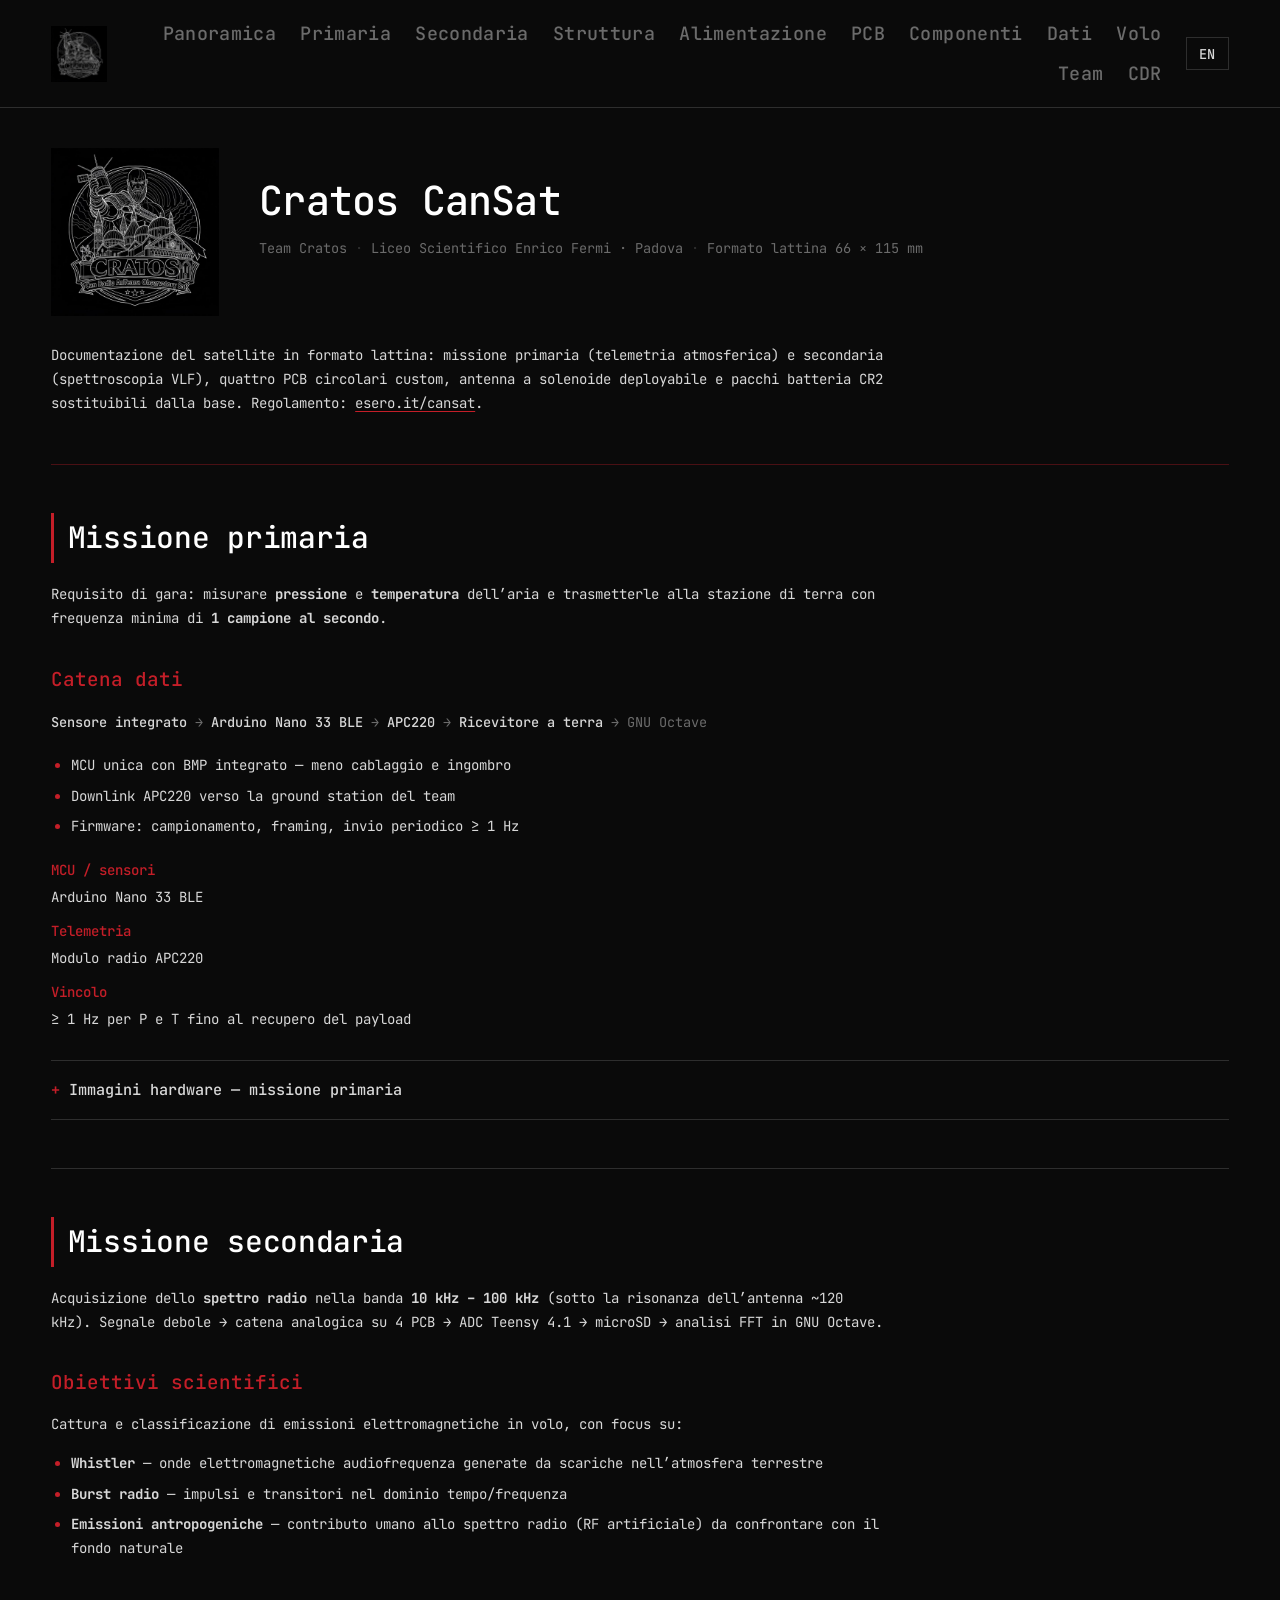
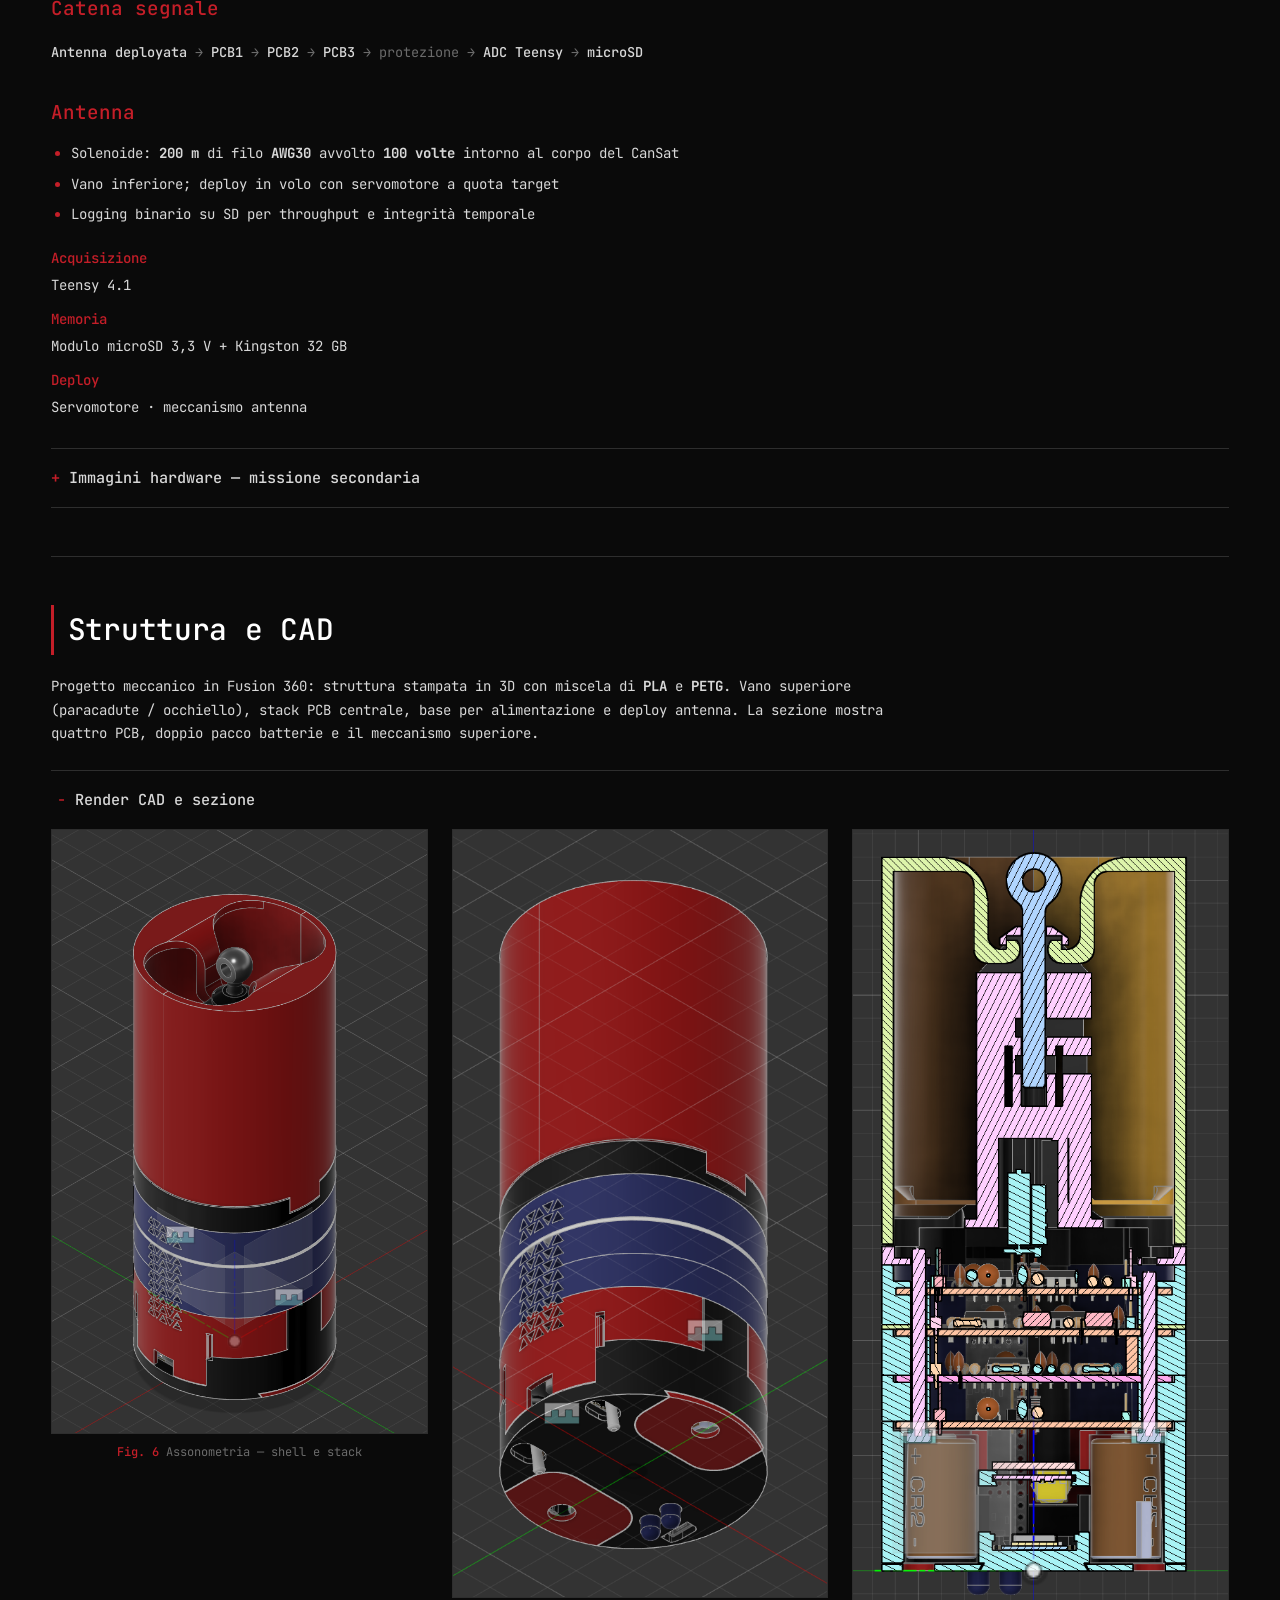
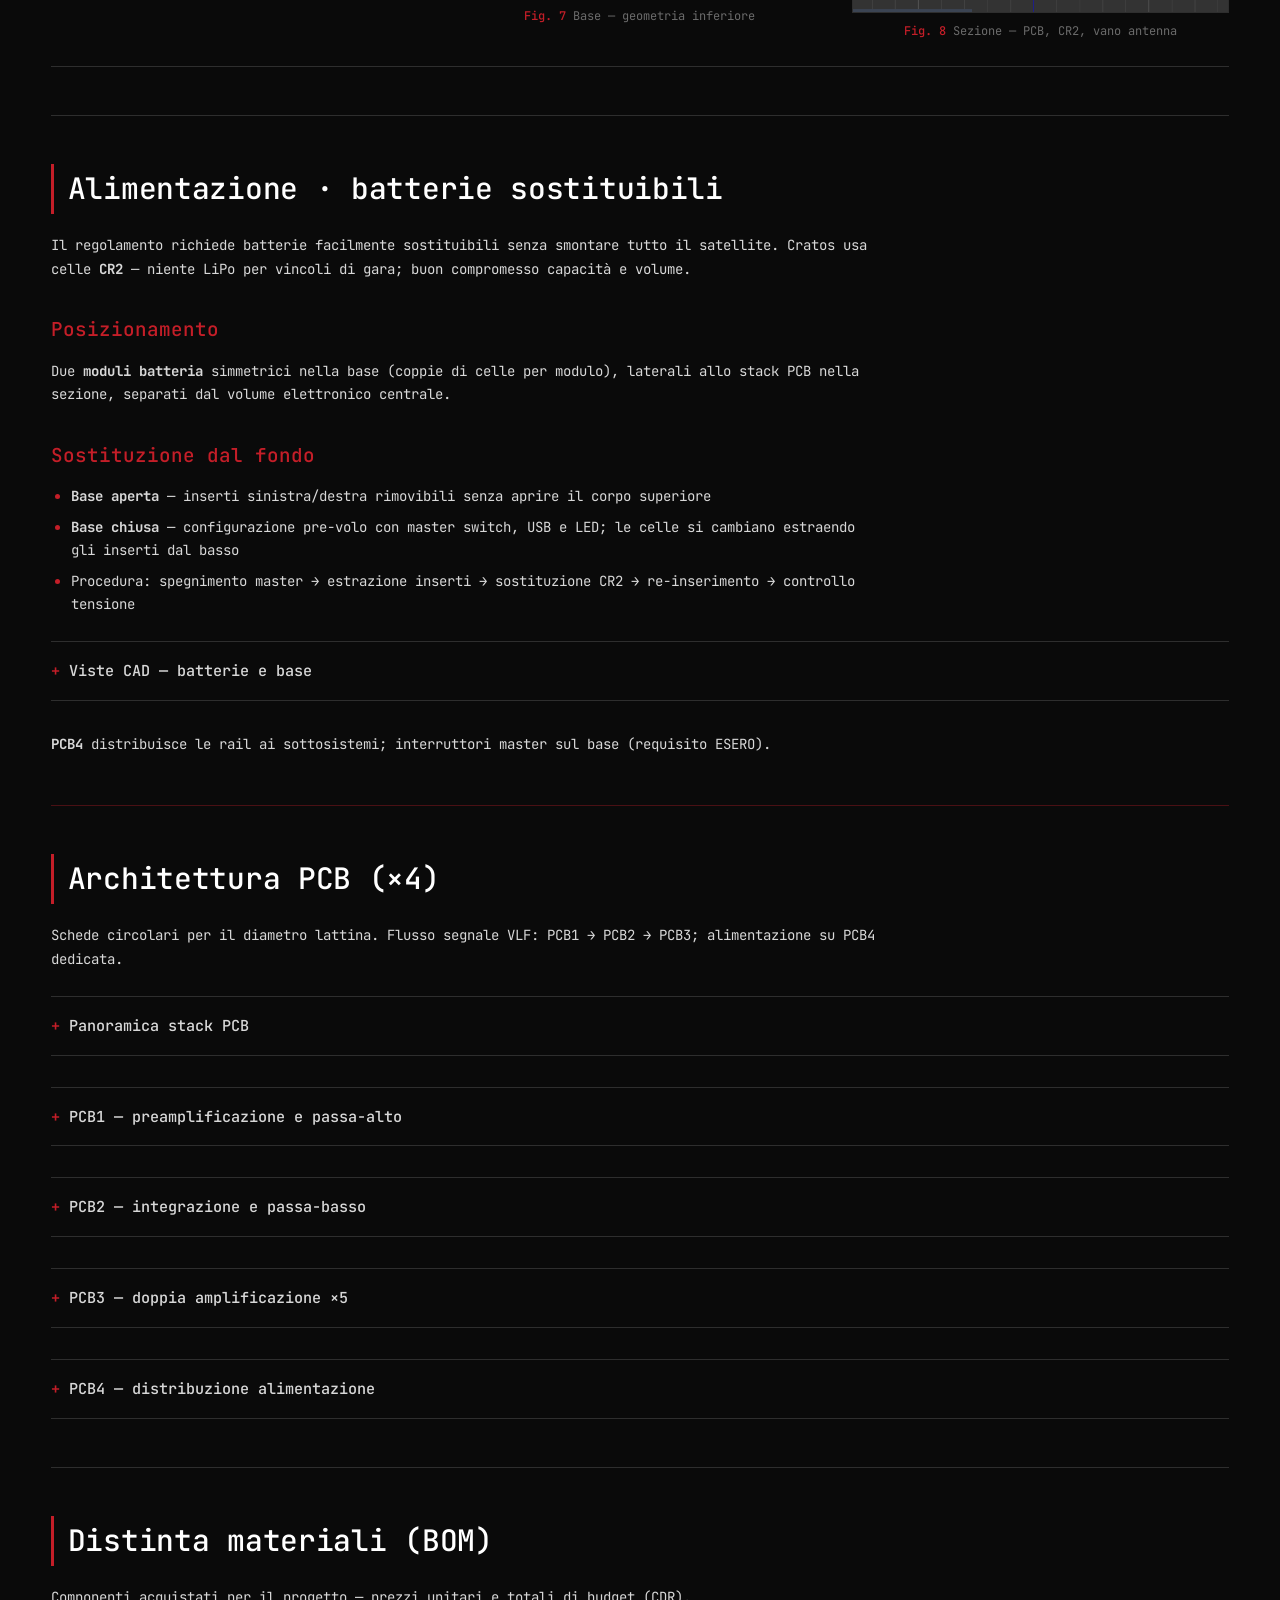
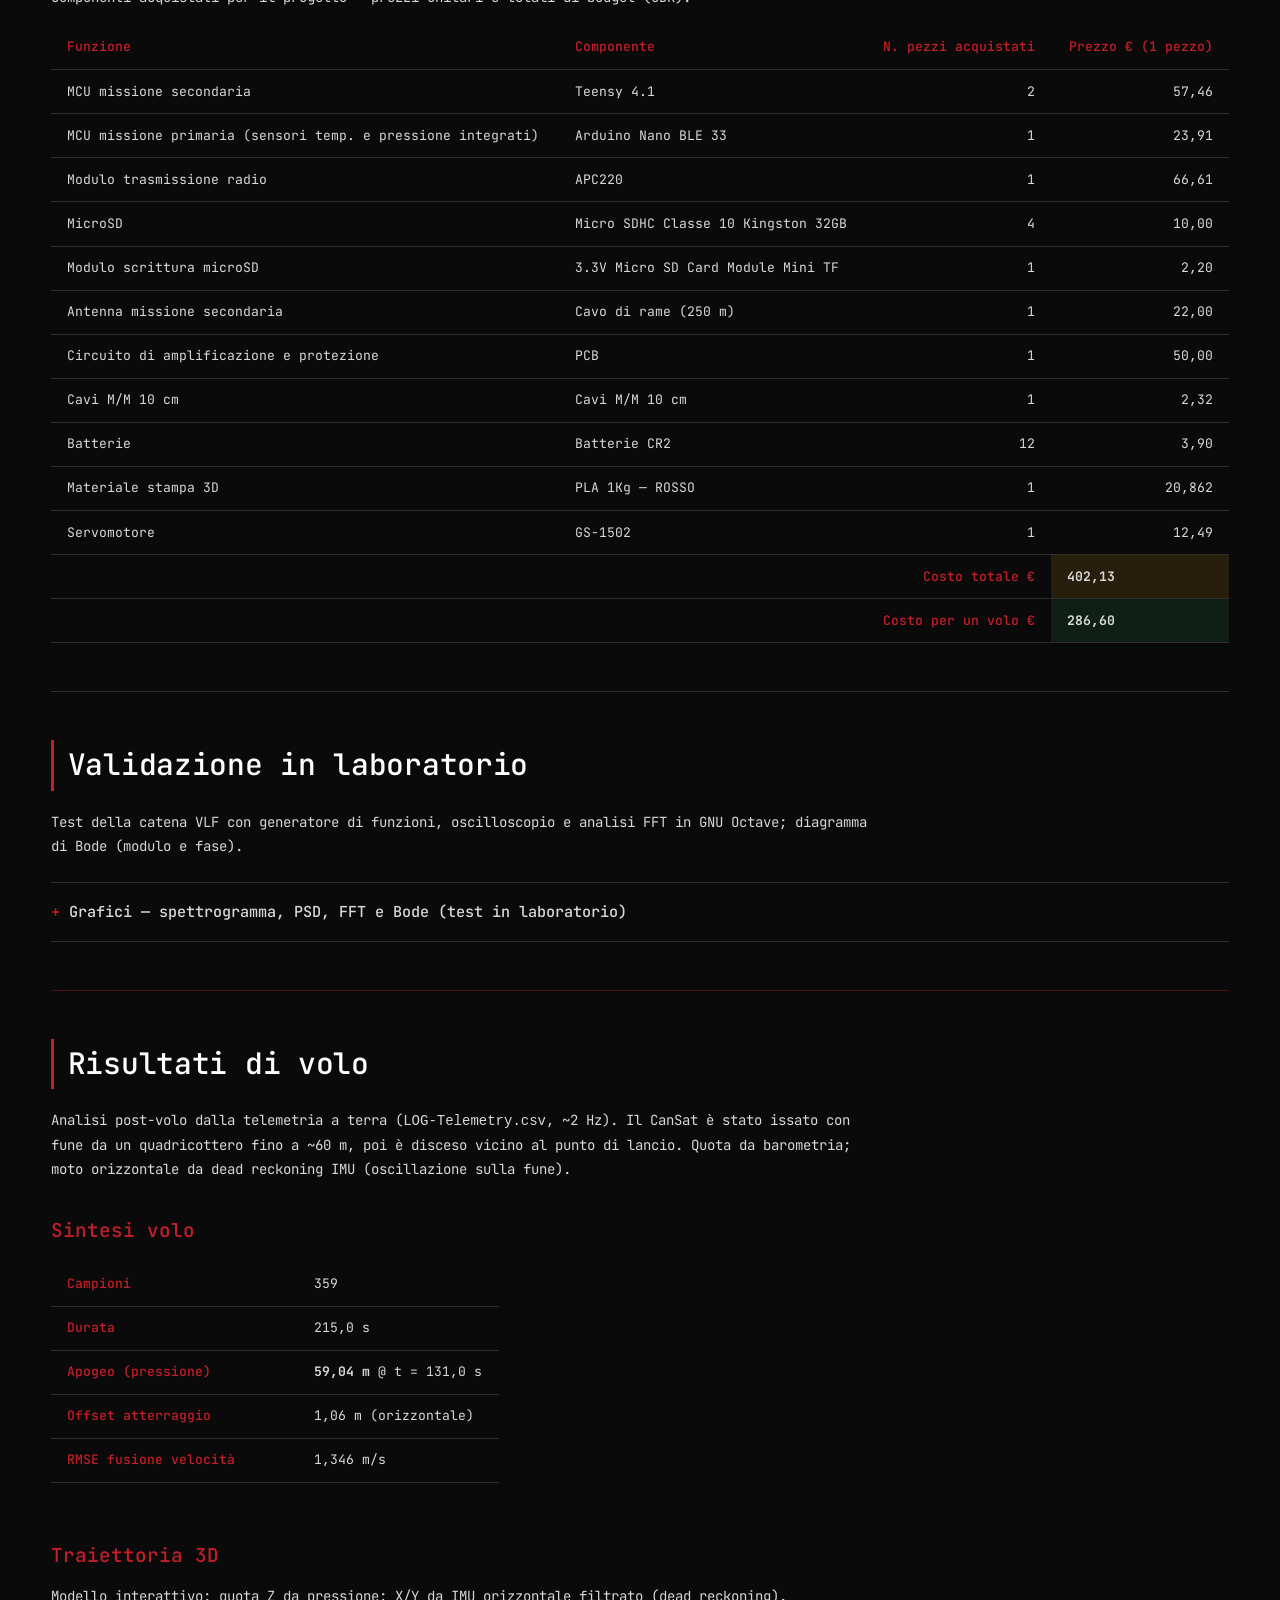
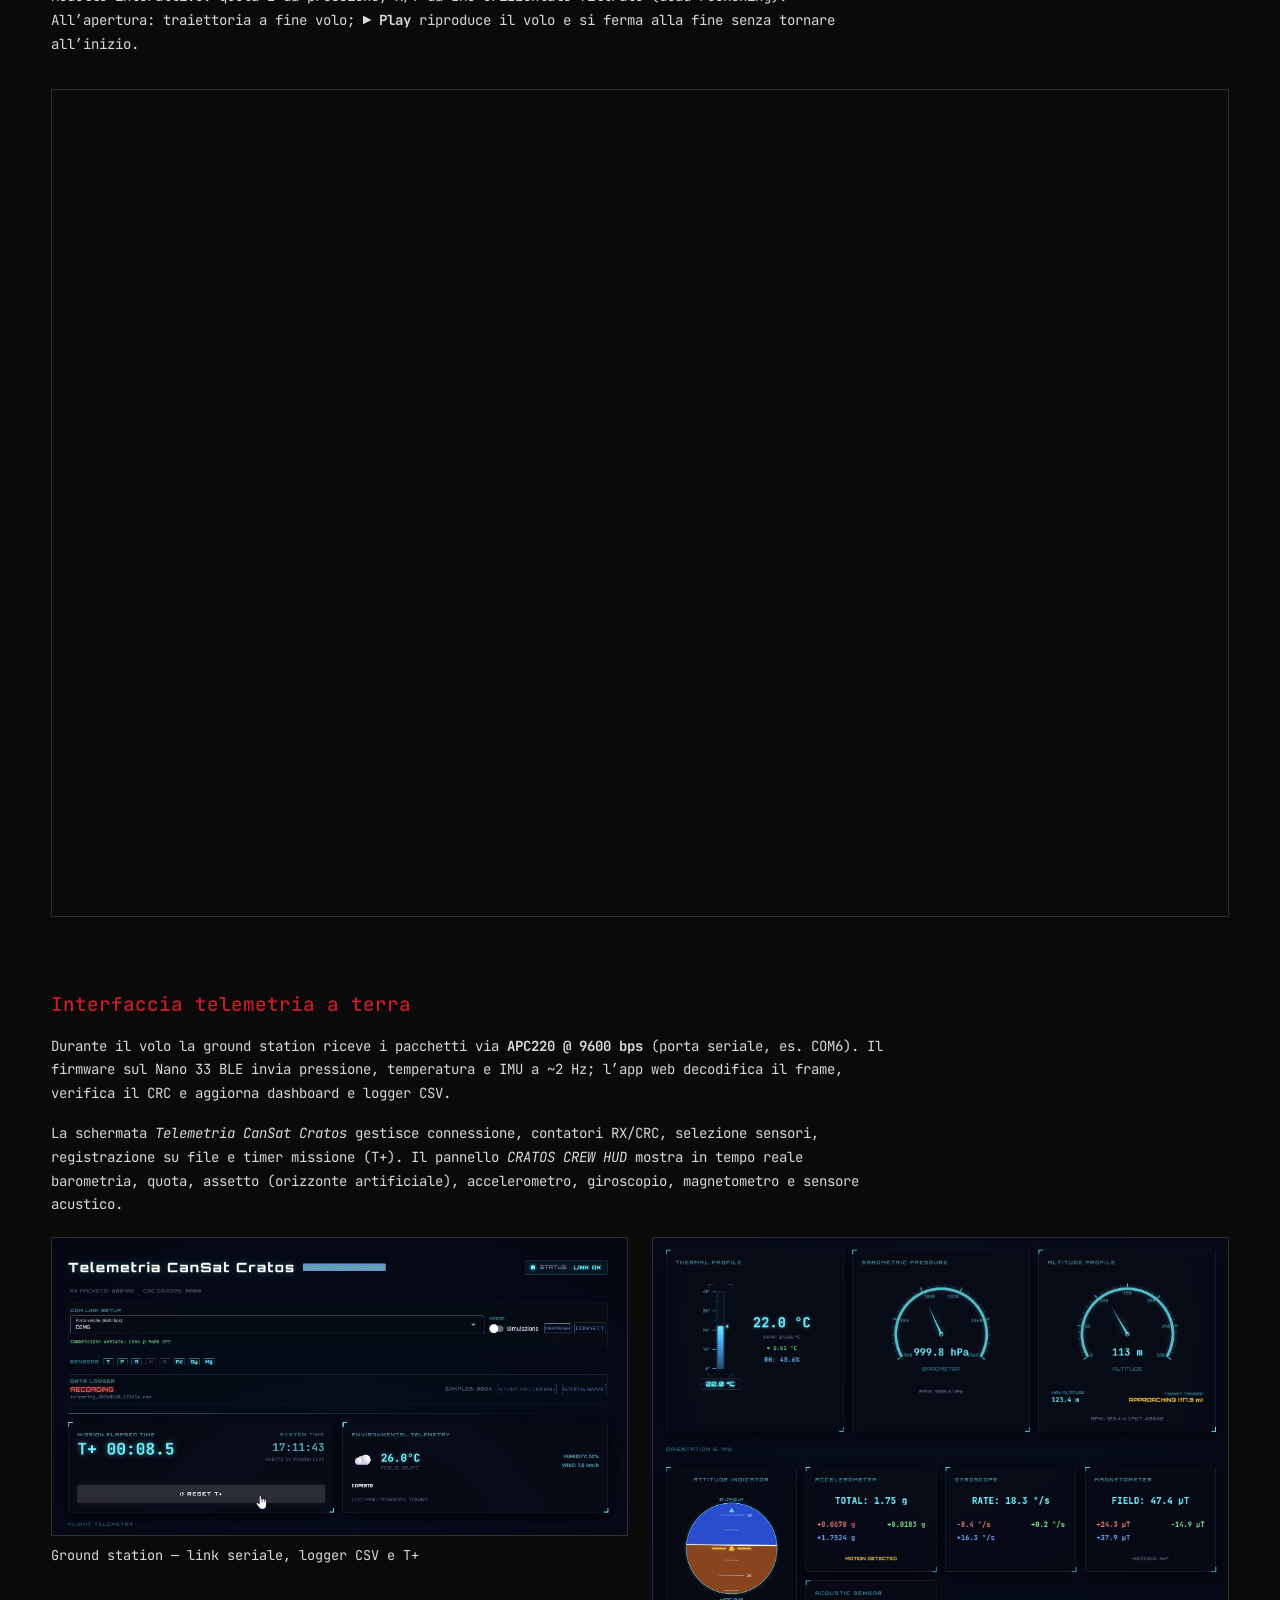
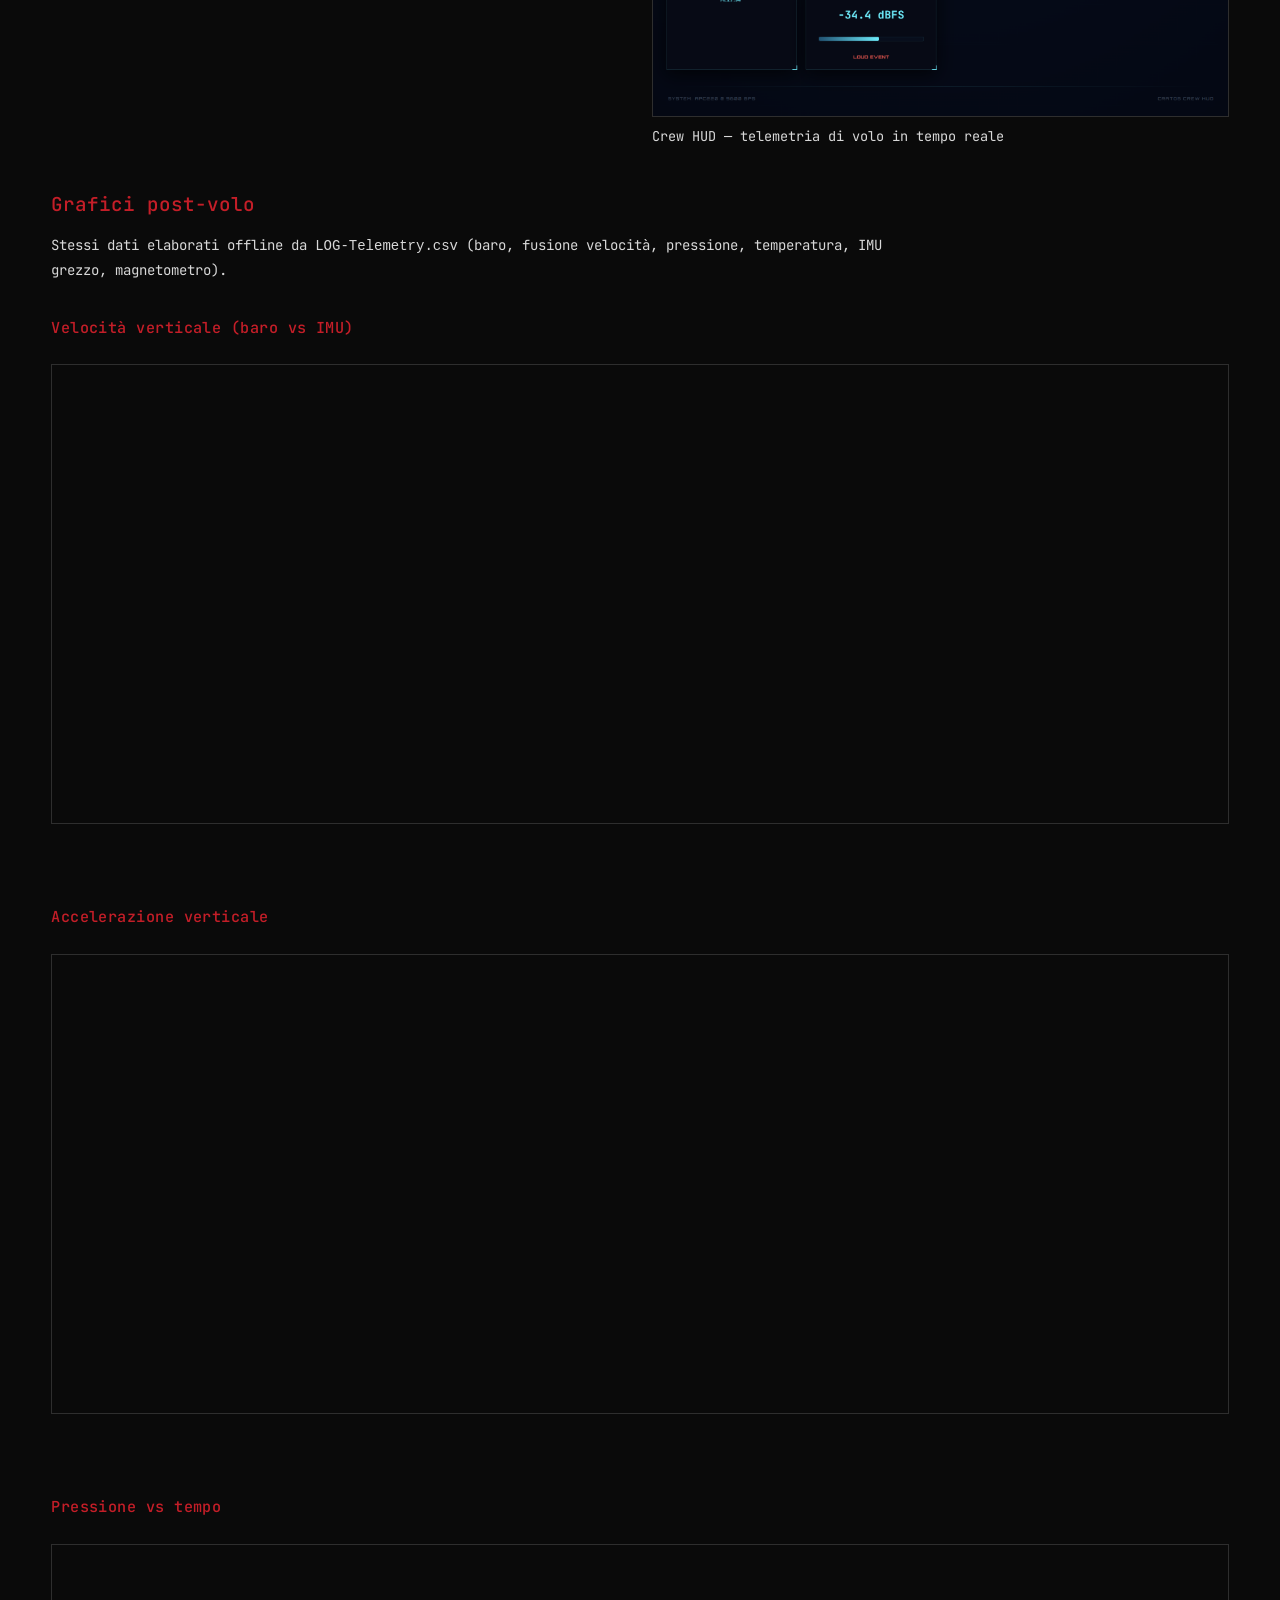
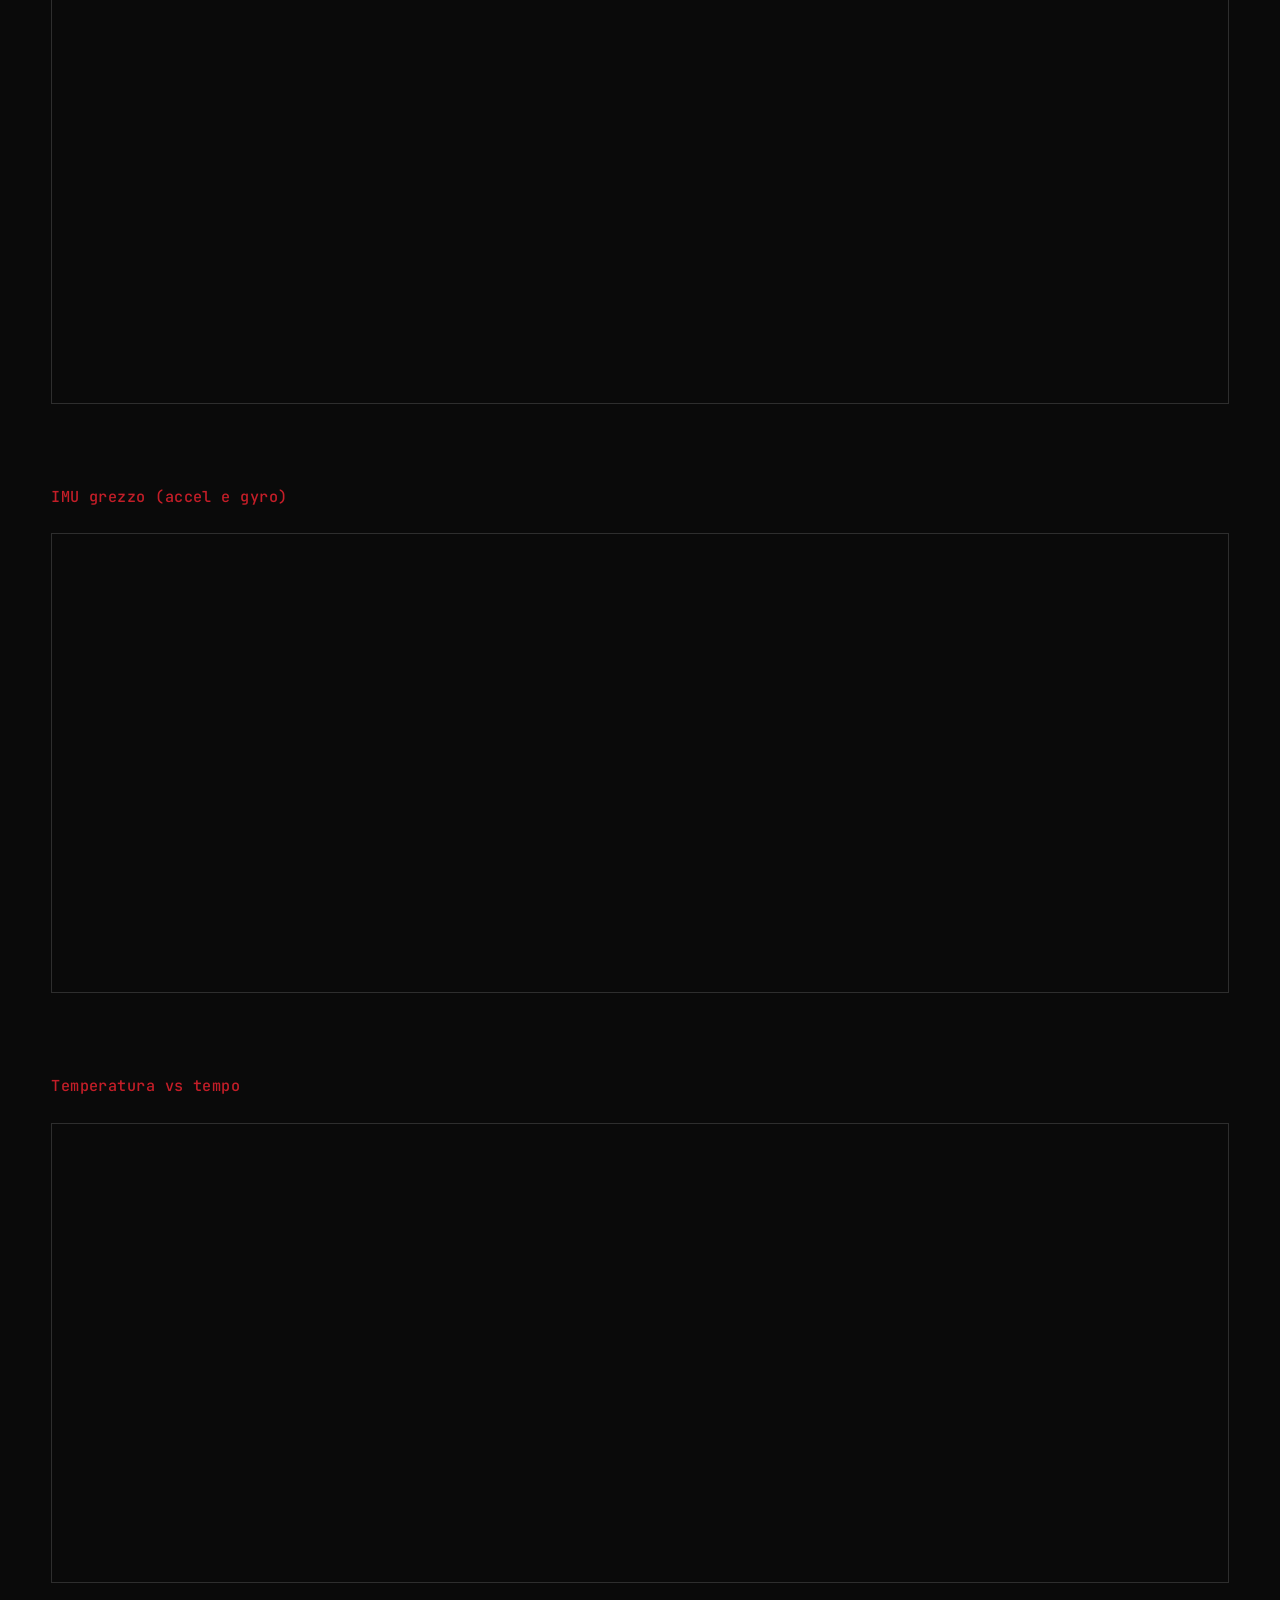
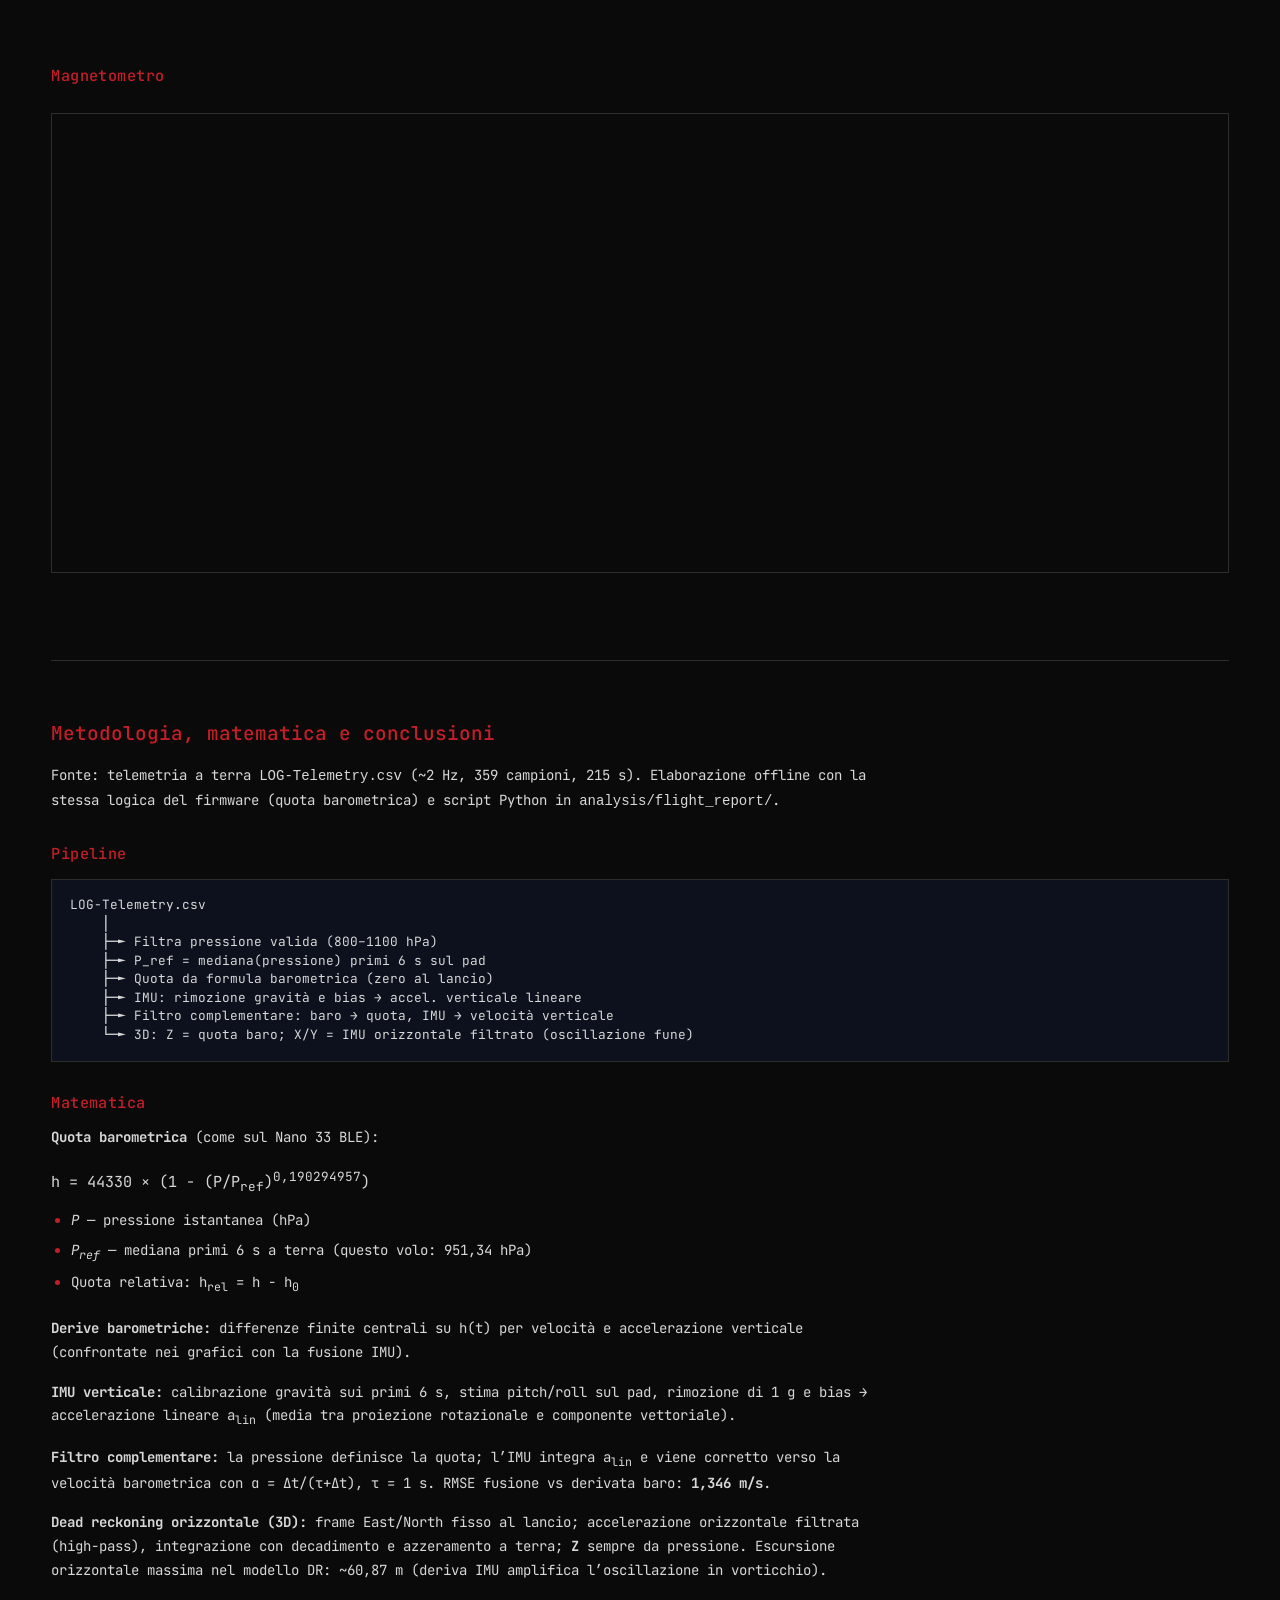
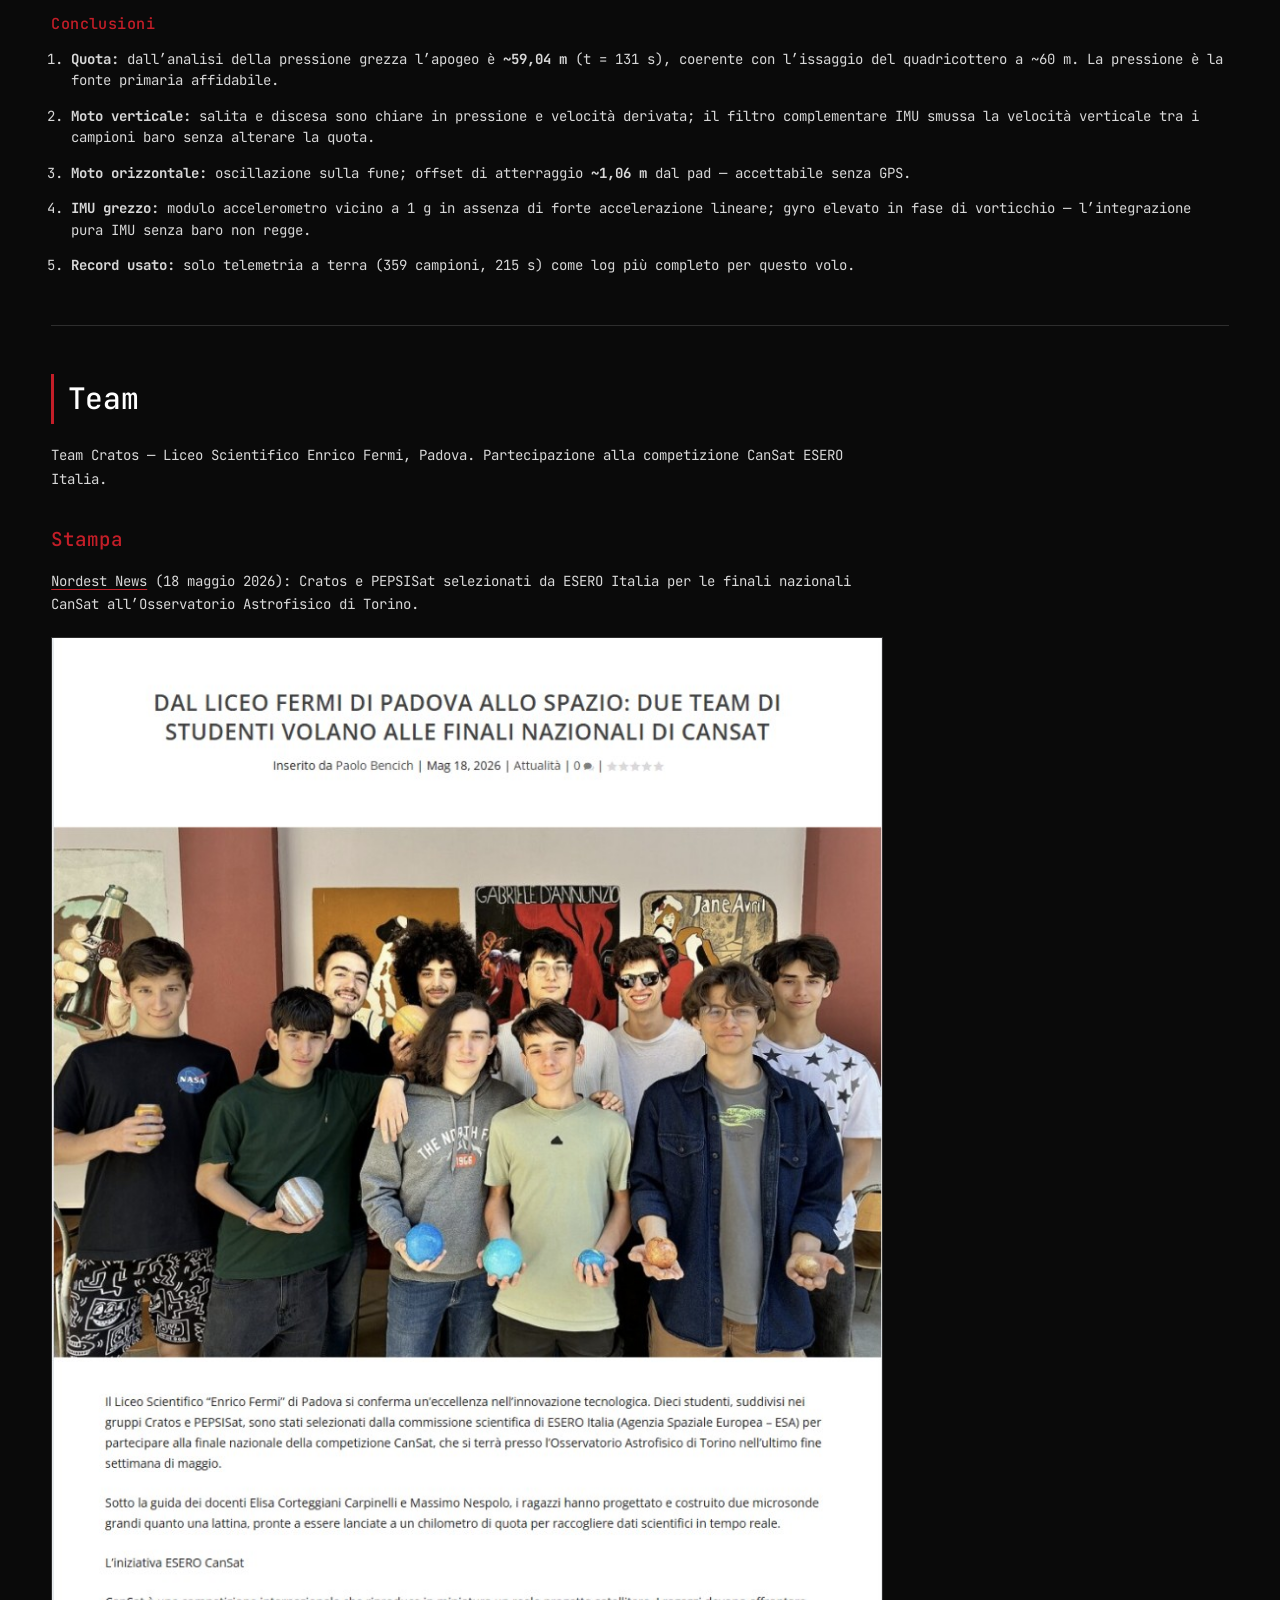
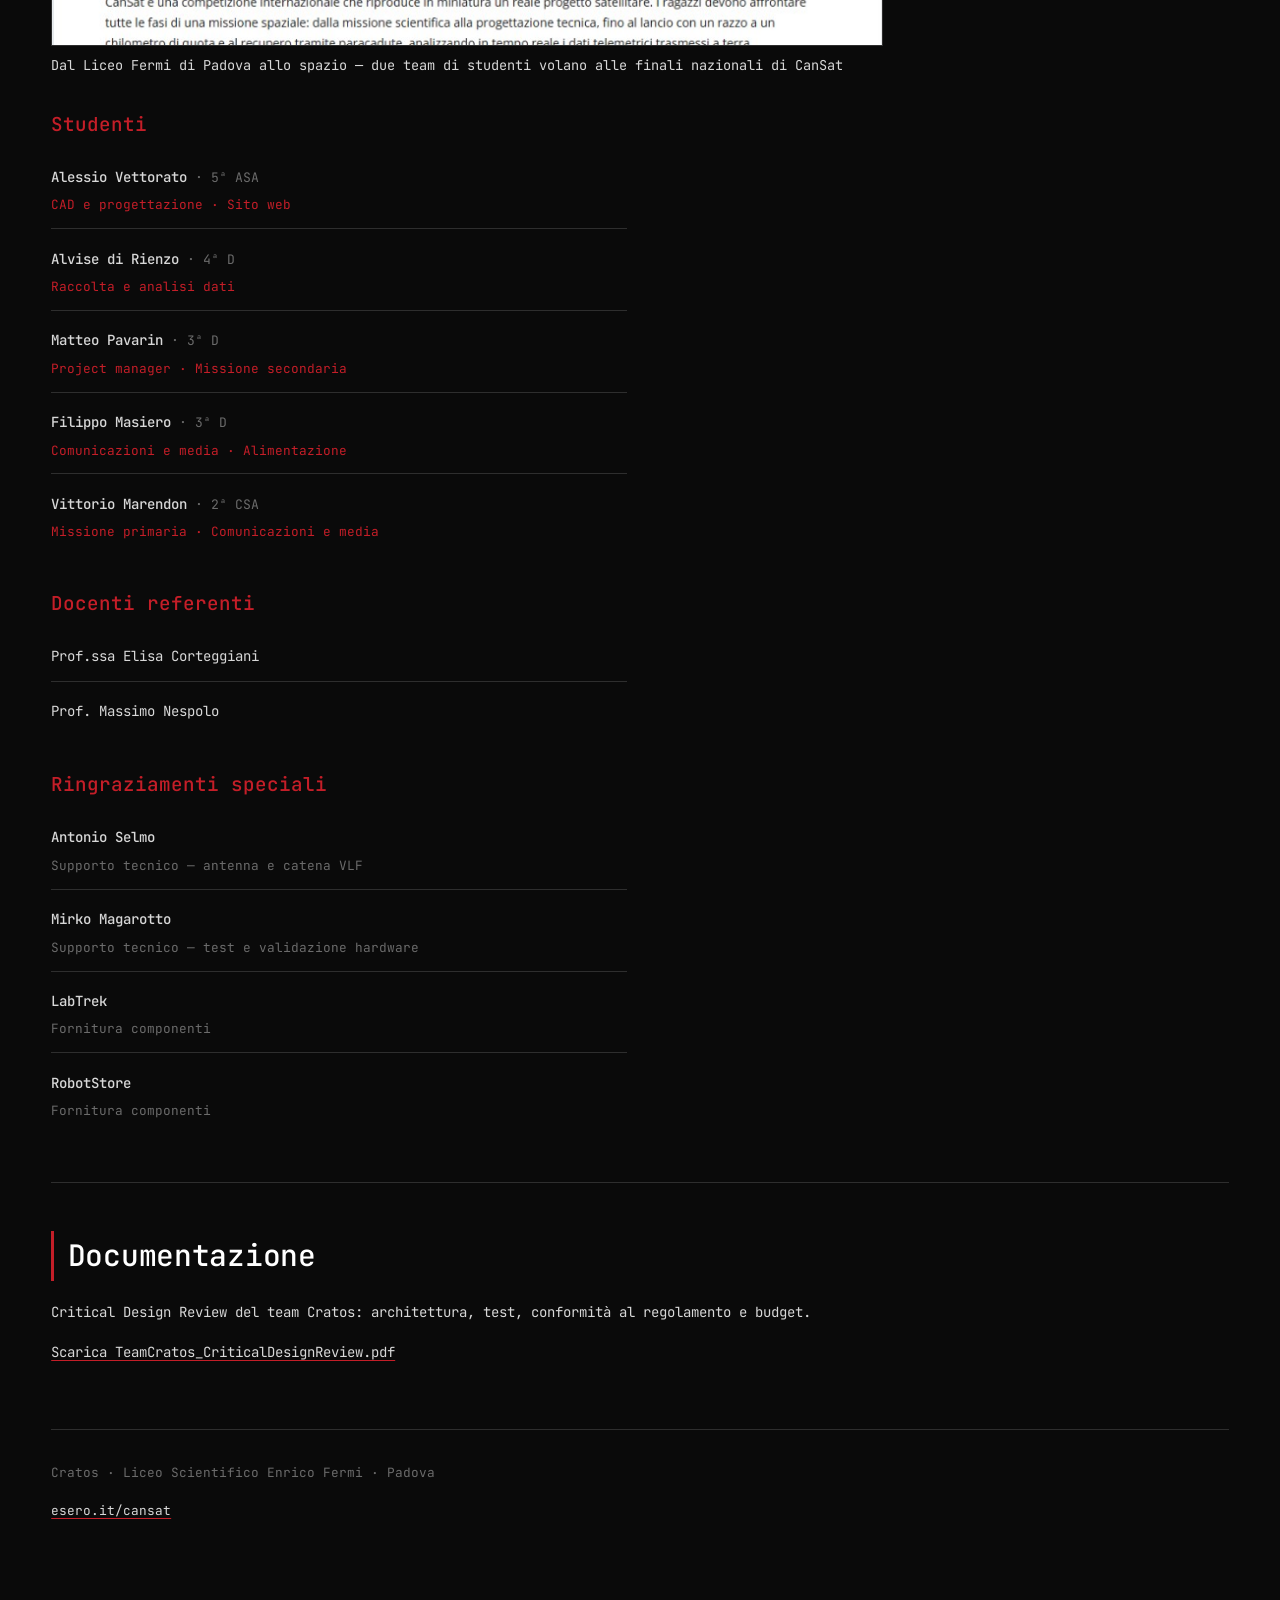
<file: index.html>
<!DOCTYPE html>
<html lang="it">
  <head>
    <meta charset="UTF-8" />
    <meta name="viewport" content="width=device-width, initial-scale=1.0" />
    <meta
      name="description"
      content="Team Cratos — CanSat ESERO Italia. Telemetria pressione e temperatura, missione VLF con quattro PCB custom."
      data-i18n-meta="meta.description"
    />
    <title>Cratos CanSat</title>
    <link rel="preconnect" href="https://fonts.googleapis.com" />
    <link rel="preconnect" href="https://fonts.gstatic.com" crossorigin />
    <link
      href="https://fonts.googleapis.com/css2?family=JetBrains+Mono:wght@400;500&display=swap"
      rel="stylesheet"
    />
    <link rel="stylesheet" href="css/style.css" />
  </head>
  <body>
    <a class="skip" href="#doc" data-i18n="skip">Vai al contenuto</a>

    <header class="top">
      <a class="top__brand" href="#overview" data-i18n-aria="brand.aria" aria-label="Cratos — panoramica">
        <img src="assets/images/logo.png" alt="" width="80" height="80" />
      </a>
      <nav aria-label="Sezioni" data-i18n-aria="nav.aria">
        <a href="#overview" data-i18n="nav.overview">Panoramica</a>
        <a href="#primaria" data-i18n="nav.primary">Primaria</a>
        <a href="#secondaria" data-i18n="nav.secondary">Secondaria</a>
        <a href="#struttura" data-i18n="nav.structure">Struttura</a>
        <a href="#alimentazione" data-i18n="nav.power">Alimentazione</a>
        <a href="#pcb" data-i18n="nav.pcb">PCB</a>
        <a href="#componenti" data-i18n="nav.components">Componenti</a>
        <a href="#dati" data-i18n="nav.data">Dati</a>
        <a href="#volo" data-i18n="nav.flight">Volo</a>
        <a href="#team" data-i18n="nav.team">Team</a>
        <a href="#cdr" data-i18n="nav.cdr">CDR</a>
      </nav>
      <button type="button" class="lang-toggle" id="lang-toggle" aria-label="Switch to English">
        EN
      </button>
    </header>

    <article class="doc" id="doc">
      <header class="intro" id="overview">
        <div class="intro__hero">
          <img
            class="intro__logo"
            src="assets/images/logo.png"
            alt="Cratos — Can Radio AnTenna Observatory Sat"
            width="320"
            height="320"
          />
          <div class="intro__titles">
            <h1>Cratos CanSat</h1>
            <p class="meta text-reveal">
              <span data-i18n="meta.team">Team Cratos</span>
              <span data-i18n="meta.school">Liceo Scientifico Enrico Fermi · Padova</span>
              <span data-i18n="meta.form">Formato lattina 66 × 115 mm</span>
            </p>
          </div>
        </div>
        <p class="text-reveal" data-i18n="intro.body">
          Documentazione del satellite in formato lattina: missione primaria (telemetria
          atmosferica) e secondaria (spettroscopia VLF), quattro PCB circolari custom, antenna a
          solenoide deployabile e pacchi batteria CR2 sostituibili dalla base.
          Regolamento:
          <a href="https://www.esero.it/cansat/">esero.it/cansat</a>.
        </p>
      </header>

      <hr class="divider divider--accent" />

      <section class="section-block reveal" id="primaria">
        <h2 class="text-reveal" data-i18n="primary.title">Missione primaria</h2>
        <p class="text-reveal" data-i18n="primary.p1">
          Requisito di gara: misurare <strong>pressione</strong> e <strong>temperatura</strong>
          dell’aria e trasmetterle alla stazione di terra con frequenza minima di
          <strong>1 campione al secondo</strong>.
        </p>
        <h3 class="text-reveal" data-i18n="primary.h3chain">Catena dati</h3>
        <p class="chain text-reveal" data-i18n="primary.chain">
          <strong>Sensore integrato</strong> → <strong>Arduino Nano 33 BLE</strong> →
          <strong>APC220</strong> → <strong>Ricevitore a terra</strong> → GNU Octave
        </p>
        <ul>
          <li class="text-reveal" data-i18n="primary.li1">MCU unica con BMP integrato — meno cablaggio e ingombro</li>
          <li class="text-reveal" data-i18n="primary.li2">Downlink APC220 verso la ground station del team</li>
          <li class="text-reveal" data-i18n="primary.li3">Firmware: campionamento, framing, invio periodico ≥ 1 Hz</li>
        </ul>
        <dl class="kv">
          <dt class="text-reveal" data-i18n="primary.dt1">MCU / sensori</dt>
          <dd class="text-reveal" data-i18n="primary.dd1">Arduino Nano 33 BLE</dd>
          <dt class="text-reveal" data-i18n="primary.dt2">Telemetria</dt>
          <dd class="text-reveal" data-i18n="primary.dd2">Modulo radio APC220</dd>
          <dt class="text-reveal" data-i18n="primary.dt3">Vincolo</dt>
          <dd class="text-reveal" data-i18n="primary.dd3">≥ 1 Hz per P e T fino al recupero del payload</dd>
        </dl>

        <details class="toggle">
          <summary data-i18n="primary.toggle">Immagini hardware — missione primaria</summary>
          <div class="toggle__body fig-gallery fig-gallery--2">
            <figure class="figure">
              <img
                src="assets/images/arduino-nano-ble.png"
                alt="Arduino Nano 33 BLE"
                loading="lazy"
              />
              <span class="fig-label"><strong>Fig. 1</strong> Arduino Nano 33 BLE</span>
            </figure>
            <figure class="figure">
              <img src="assets/images/apc220.png" alt="Modulo APC220" loading="lazy" />
              <span class="fig-label"><strong>Fig. 2</strong> APC220 · downlink</span>
            </figure>
          </div>
        </details>
      </section>

      <hr class="divider" />

      <section class="section-block reveal" id="secondaria">
        <h2 class="text-reveal" data-i18n="secondary.title">Missione secondaria</h2>
        <p class="text-reveal" data-i18n="secondary.p1">
          Acquisizione dello <strong>spettro radio</strong> nella banda
          <strong>10 kHz – 100 kHz</strong> (sotto la risonanza dell’antenna ~120 kHz). Segnale
          debole → catena analogica su 4 PCB → ADC Teensy 4.1 → microSD → analisi FFT in GNU
          Octave.
        </p>
        <h3 class="text-reveal" data-i18n="secondary.h3science">Obiettivi scientifici</h3>
        <p class="text-reveal" data-i18n="secondary.p2">
          Cattura e classificazione di emissioni elettromagnetiche in volo, con focus su:
        </p>
        <ul>
          <li class="text-reveal" data-i18n="secondary.sci1">
            <strong>Whistler</strong> — onde elettromagnetiche audiofrequenza generate da scariche
            nell’atmosfera terrestre
          </li>
          <li class="text-reveal" data-i18n="secondary.sci2">
            <strong>Burst radio</strong> — impulsi e transitori nel dominio tempo/frequenza
          </li>
          <li class="text-reveal" data-i18n="secondary.sci3">
            <strong>Emissioni antropogeniche</strong> — contributo umano allo spettro radio (RF
            artificiale) da confrontare con il fondo naturale
          </li>
        </ul>
        <h3 class="text-reveal" data-i18n="secondary.h3chain">Catena segnale</h3>
        <p class="chain text-reveal" data-i18n="secondary.chain">
          <strong>Antenna deployata</strong> → <strong>PCB1</strong> → <strong>PCB2</strong> →
          <strong>PCB3</strong> → protezione → <strong>ADC Teensy</strong> → <strong>microSD</strong>
        </p>
        <h3 class="text-reveal" data-i18n="secondary.h3ant">Antenna</h3>
        <ul>
          <li class="text-reveal" data-i18n="secondary.li1">
            Solenoide: <strong>200 m</strong> di filo <strong>AWG30</strong> avvolto
            <strong>100 volte</strong> intorno al corpo del CanSat
          </li>
          <li class="text-reveal" data-i18n="secondary.li2">Vano inferiore; deploy in volo con servomotore a quota target</li>
          <li class="text-reveal" data-i18n="secondary.li3">Logging binario su SD per throughput e integrità temporale</li>
        </ul>
        <dl class="kv">
          <dt class="text-reveal" data-i18n="secondary.dt1">Acquisizione</dt>
          <dd class="text-reveal" data-i18n="secondary.dd1">Teensy 4.1</dd>
          <dt class="text-reveal" data-i18n="secondary.dt2">Memoria</dt>
          <dd class="text-reveal" data-i18n="secondary.dd2">Modulo microSD 3,3 V + Kingston 32 GB</dd>
          <dt class="text-reveal" data-i18n="secondary.dt3">Deploy</dt>
          <dd class="text-reveal" data-i18n="secondary.dd3">Servomotore · meccanismo antenna</dd>
        </dl>

        <details class="toggle">
          <summary data-i18n="secondary.toggle">Immagini hardware — missione secondaria</summary>
          <div class="toggle__body fig-gallery fig-gallery--3">
            <figure class="figure">
              <img src="assets/images/teensy-41.png" alt="Teensy 4.1" loading="lazy" />
              <span class="fig-label"><strong>Fig. 3</strong> Teensy 4.1</span>
            </figure>
            <figure class="figure">
              <img src="assets/images/microsd.png" alt="Modulo microSD" loading="lazy" />
              <span class="fig-label"><strong>Fig. 4</strong> Logging su SD</span>
            </figure>
            <figure class="figure">
              <img src="assets/images/servomotor.png" alt="Servomotore" loading="lazy" />
              <span class="fig-label"><strong>Fig. 5</strong> Attuatore deploy antenna</span>
            </figure>
          </div>
        </details>
      </section>

      <hr class="divider" />

      <section class="section-block reveal" id="struttura">
        <h2 class="text-reveal" data-i18n="structure.title">Struttura e CAD</h2>
        <p class="text-reveal" data-i18n="structure.p1">
          Progetto meccanico in Fusion 360: struttura stampata in 3D con miscela di
          <strong>PLA</strong> e <strong>PETG</strong>. Vano superiore (paracadute / occhiello),
          stack PCB centrale, base per alimentazione e deploy antenna. La sezione mostra quattro
          PCB, doppio pacco batterie e il meccanismo superiore.
        </p>

        <details class="toggle" open>
          <summary data-i18n="structure.toggle">Render CAD e sezione</summary>
          <div class="toggle__body fig-gallery fig-gallery--3">
            <figure class="figure">
              <img src="assets/images/render-1.png" alt="Render CAD assonometrico" loading="lazy" />
              <span class="fig-label"><strong>Fig. 6</strong> Assonometria — shell e stack</span>
            </figure>
            <figure class="figure">
              <img src="assets/images/render-2.png" alt="Render dal basso" loading="lazy" />
              <span class="fig-label"><strong>Fig. 7</strong> Base — geometria inferiore</span>
            </figure>
            <figure class="figure">
              <img src="assets/images/section.png" alt="Sezione CAD" loading="lazy" />
              <span class="fig-label"><strong>Fig. 8</strong> Sezione — PCB, CR2, vano antenna</span>
            </figure>
          </div>
        </details>
      </section>

      <hr class="divider" />

      <section class="section-block reveal" id="alimentazione">
        <h2 class="text-reveal" data-i18n="power.title">Alimentazione · batterie sostituibili</h2>
        <p class="text-reveal" data-i18n="power.p1">
          Il regolamento richiede batterie facilmente sostituibili senza smontare tutto il
          satellite. Cratos usa celle <strong>CR2</strong> — niente LiPo per vincoli di gara;
          buon compromesso capacità e volume.
        </p>
        <h3 class="text-reveal" data-i18n="power.h3pos">Posizionamento</h3>
        <p class="text-reveal" data-i18n="power.p2">
          Due <strong>moduli batteria</strong> simmetrici nella base (coppie di celle per modulo),
          laterali allo stack PCB nella sezione, separati dal volume elettronico centrale.
        </p>
        <h3 class="text-reveal" data-i18n="power.h3swap">Sostituzione dal fondo</h3>
        <ul>
          <li class="text-reveal" data-i18n="power.li1">
            <strong>Base aperta</strong> — inserti sinistra/destra rimovibili senza aprire il corpo
            superiore
          </li>
          <li class="text-reveal" data-i18n="power.li2">
            <strong>Base chiusa</strong> — configurazione pre-volo con master switch, USB e LED; le
            celle si cambiano estraendo gli inserti dal basso
          </li>
          <li class="text-reveal" data-i18n="power.li3">
            Procedura: spegnimento master → estrazione inserti → sostituzione CR2 →
            re-inserimento → controllo tensione
          </li>
        </ul>

        <details class="toggle">
          <summary data-i18n="power.toggle">Viste CAD — batterie e base</summary>
          <div class="toggle__body fig-gallery fig-gallery--3">
            <figure class="figure">
              <img
                src="assets/images/batteries-cad.png"
                alt="CAD batterie nella base"
                loading="lazy"
              />
              <span class="fig-label"><strong>Fig. 9</strong> Vista laterale — pacchi batteria</span>
            </figure>
            <figure class="figure">
              <img
                src="assets/images/bottom-open.png"
                alt="Base aperta"
                loading="lazy"
              />
              <span class="fig-label"><strong>Fig. 10</strong> Base aperta — moduli estraibili</span>
            </figure>
            <figure class="figure">
              <img
                src="assets/images/bottom-closed.png"
                alt="Base chiusa"
                loading="lazy"
              />
              <span class="fig-label"><strong>Fig. 11</strong> Base chiusa — master, USB, LED</span>
            </figure>
          </div>
        </details>
        <p class="text-reveal" data-i18n="power.p3">
          <strong>PCB4</strong> distribuisce le rail ai sottosistemi; interruttori master sul
          base (requisito ESERO).
        </p>
      </section>

      <hr class="divider divider--accent" />

      <section class="section-block reveal" id="pcb">
        <h2 class="text-reveal" data-i18n="pcb.title">Architettura PCB (×4)</h2>
        <p class="text-reveal" data-i18n="pcb.p1">
          Schede circolari per il diametro lattina. Flusso segnale VLF: PCB1 → PCB2 → PCB3;
          alimentazione su PCB4 dedicata.
        </p>

        <details class="toggle">
          <summary data-i18n="pcb.toggle1">Panoramica stack PCB</summary>
          <div class="toggle__body fig-gallery fig-gallery--2">
            <figure class="figure figure--layout">
              <img src="assets/images/pcb-side.png" alt="Stack PCB vista laterale" loading="lazy" />
              <span class="fig-label"><strong>Fig. 12</strong> Stack — vista laterale</span>
            </figure>
            <figure class="figure figure--layout">
              <img src="assets/images/pcb-stack.png" alt="Impilamento PCB" loading="lazy" />
              <span class="fig-label"><strong>Fig. 13</strong> Impilamento meccanico</span>
            </figure>
          </div>
        </details>

        <details class="toggle">
          <summary data-i18n="pcb.toggle2">PCB1 — preamplificazione e passa-alto</summary>
          <div class="toggle__body">
            <p class="text-reveal" data-i18n="pcb.p2">
              Primo stadio: guadagno iniziale e passa-alto (ordine 2) sotto 10 kHz. Connettore
              antenna in silkscreen.
            </p>
            <div class="fig-gallery fig-gallery--2">
              <figure class="figure figure--layout">
                <img src="assets/images/pcb-1.png" alt="Layout PCB1" loading="lazy" />
                <span class="fig-label"><strong>Fig. 14a</strong> Layout</span>
              </figure>
              <figure class="figure">
                <img src="assets/images/pcb-1-schematic.png" alt="Schema PCB1" loading="lazy" />
                <span class="fig-label"><strong>Fig. 14b</strong> Schema</span>
              </figure>
            </div>
          </div>
        </details>

        <details class="toggle">
          <summary data-i18n="pcb.toggle3">PCB2 — integrazione e passa-basso</summary>
          <div class="toggle__body">
            <p class="text-reveal" data-i18n="pcb.p3">
              Integratore (×10) e passa-basso ordine 5 fino a 100 kHz — anti-aliasing prima
              dell’ADC.
            </p>
            <div class="fig-gallery fig-gallery--2">
              <figure class="figure figure--layout">
                <img src="assets/images/pcb-2.png" alt="Layout PCB2" loading="lazy" />
                <span class="fig-label"><strong>Fig. 15a</strong> Layout</span>
              </figure>
              <figure class="figure">
                <img src="assets/images/pcb-2-schematic.png" alt="Schema PCB2" loading="lazy" />
                <span class="fig-label"><strong>Fig. 15b</strong> Schema</span>
              </figure>
            </div>
          </div>
        </details>

        <details class="toggle">
          <summary data-i18n="pcb.toggle4">PCB3 — doppia amplificazione ×5</summary>
          <div class="toggle__body">
            <p class="text-reveal" data-i18n="pcb.p4">Due stadi in cascata, 5× ciascuno (25× verso il convertitore).</p>
            <div class="fig-gallery fig-gallery--2">
              <figure class="figure figure--layout">
                <img src="assets/images/pcb-3.jpeg" alt="Layout PCB3" loading="lazy" />
                <span class="fig-label"><strong>Fig. 16a</strong> Layout</span>
              </figure>
              <figure class="figure">
                <img src="assets/images/pcb-3-schematic.png" alt="Schema PCB3" loading="lazy" />
                <span class="fig-label"><strong>Fig. 16b</strong> Schema</span>
              </figure>
            </div>
          </div>
        </details>

        <details class="toggle">
          <summary data-i18n="pcb.toggle5">PCB4 — distribuzione alimentazione</summary>
          <div class="toggle__body">
            <p class="text-reveal" data-i18n="pcb.p5">
              Rail DC per catena analogica, Teensy, Arduino e periferiche. Modulo TEL5-1211;
              master switch sulla base.
            </p>
            <div class="fig-gallery fig-gallery--2">
              <figure class="figure figure--layout">
                <img src="assets/images/pcb-4.png" alt="Layout PCB4" loading="lazy" />
                <span class="fig-label"><strong>Fig. 17a</strong> Layout</span>
              </figure>
              <figure class="figure">
                <img src="assets/images/pcb-4-schematic.png" alt="Schema PCB4" loading="lazy" />
                <span class="fig-label"><strong>Fig. 17b</strong> Schema</span>
              </figure>
            </div>
          </div>
        </details>
      </section>

      <hr class="divider" />

      <section class="section-block reveal" id="componenti">
        <h2 class="text-reveal" data-i18n="components.title">Distinta materiali (BOM)</h2>
        <p class="text-reveal" data-i18n="components.p1">
          Componenti acquistati per il progetto — prezzi unitari e totali di budget (CDR).
        </p>
        <div class="table-wrap">
          <table class="bom-table">
            <thead>
              <tr>
                <th data-i18n="components.th1">Funzione</th>
                <th data-i18n="components.th2">Componente</th>
                <th data-i18n="components.th3">N. pezzi acquistati</th>
                <th data-i18n="components.th4">Prezzo € (1 pezzo)</th>
              </tr>
            </thead>
            <tbody>
              <tr>
                <td data-i18n="components.r1">MCU missione secondaria</td>
                <td>Teensy 4.1</td>
                <td>2</td>
                <td>57,46</td>
              </tr>
              <tr>
                <td data-i18n="components.r2">
                  MCU missione primaria (sensori temp. e pressione integrati)
                </td>
                <td>Arduino Nano BLE 33</td>
                <td>1</td>
                <td>23,91</td>
              </tr>
              <tr>
                <td data-i18n="components.r3">Modulo trasmissione radio</td>
                <td>APC220</td>
                <td>1</td>
                <td>66,61</td>
              </tr>
              <tr>
                <td data-i18n="components.r4">MicroSD</td>
                <td>Micro SDHC Classe 10 Kingston 32GB</td>
                <td>4</td>
                <td>10,00</td>
              </tr>
              <tr>
                <td data-i18n="components.r5">Modulo scrittura microSD</td>
                <td>3.3V Micro SD Card Module Mini TF</td>
                <td>1</td>
                <td>2,20</td>
              </tr>
              <tr>
                <td data-i18n="components.r6">Antenna missione secondaria</td>
                <td data-i18n="components.r6comp">Cavo di rame (250 m)</td>
                <td>1</td>
                <td>22,00</td>
              </tr>
              <tr>
                <td data-i18n="components.r7">Circuito di amplificazione e protezione</td>
                <td>PCB</td>
                <td>1</td>
                <td>50,00</td>
              </tr>
              <tr>
                <td data-i18n="components.r8">Cavi M/M 10 cm</td>
                <td data-i18n="components.r8comp">Cavi M/M 10 cm</td>
                <td>1</td>
                <td>2,32</td>
              </tr>
              <tr>
                <td data-i18n="components.r9">Batterie</td>
                <td data-i18n="components.r9comp">Batterie CR2</td>
                <td>12</td>
                <td>3,90</td>
              </tr>
              <tr>
                <td data-i18n="components.r10">Materiale stampa 3D</td>
                <td>PLA 1Kg — ROSSO</td>
                <td>1</td>
                <td>20,862</td>
              </tr>
              <tr>
                <td data-i18n="components.r11">Servomotore</td>
                <td>GS-1502</td>
                <td>1</td>
                <td>12,49</td>
              </tr>
            </tbody>
            <tfoot>
              <tr class="bom-total">
                <th colspan="3" data-i18n="components.total">Costo totale €</th>
                <td><strong>402,13</strong></td>
              </tr>
              <tr class="bom-flight">
                <th colspan="3" data-i18n="components.perFlight">Costo per un volo €</th>
                <td><strong>286,60</strong></td>
              </tr>
            </tfoot>
          </table>
        </div>
      </section>

      <hr class="divider" />

      <section class="section-block reveal" id="dati">
        <h2 class="text-reveal" data-i18n="lab.title">Validazione in laboratorio</h2>
        <p class="text-reveal" data-i18n="lab.p1">
          Test della catena VLF con generatore di funzioni, oscilloscopio e analisi FFT in GNU
          Octave; diagramma di Bode (modulo e fase).
        </p>
        <details class="toggle">
          <summary data-i18n="lab.toggle">
            Grafici — spettrogramma, PSD, FFT e Bode (test in laboratorio)
          </summary>
          <div class="toggle__body">
            <div class="fig-gallery fig-gallery--lab">
              <figure class="figure">
                <img
                  src="assets/images/spettrogramma.png"
                  alt="Spettrogramma tempo-frequenza"
                  loading="lazy"
                />
                <span class="fig-label"><strong>Fig. 18</strong> Analisi tempo-frequenza</span>
              </figure>
              <figure class="figure">
                <img
                  src="assets/images/spettrogramma-normalized.png"
                  alt="Spettrogramma del segnale normalizzato"
                  data-i18n-alt="lab.fig18bAlt"
                  loading="lazy"
                />
                <span class="fig-label" data-i18n="lab.fig18b"
                  ><strong>Fig. 18b</strong> Spettrogramma normalizzato [dBV RMS]</span
                >
              </figure>
              <figure class="figure">
                <img
                  src="assets/images/fourier-psd.png"
                  alt="Densità spettrale di potenza"
                  loading="lazy"
                />
                <span class="fig-label"><strong>Fig. 19</strong> PSD (dB/Hz)</span>
              </figure>
              <figure class="figure">
                <img
                  src="assets/images/fourier-volt.png"
                  alt="FFT spettro elettromagnetico — intensità vs frequenza"
                  data-i18n-alt="lab.fig20alt"
                  loading="lazy"
                />
                <span class="fig-label" data-i18n="lab.fig20"
                  ><strong>Fig. 20</strong> FFT — spettro elettromagnetico (V)</span
                >
              </figure>
              <figure class="figure">
                <img
                  src="assets/flight/bode-diagram.png"
                  alt="Diagramma di Bode — modulo e fase"
                  data-i18n-alt="lab.fig21alt"
                  loading="lazy"
                />
                <span class="fig-label" data-i18n="lab.fig21"
                  ><strong>Fig. 21</strong> Diagramma di Bode</span
                >
              </figure>
            </div>
          </div>
        </details>
      </section>

      <hr class="divider divider--accent" />

      <section class="section-block reveal" id="volo">
        <h2 class="text-reveal" data-i18n="flight.title">Risultati di volo</h2>
        <p class="text-reveal" data-i18n="flight.p1">
          Analisi post-volo dalla telemetria a terra (<code>LOG-Telemetry.csv</code>, ~2 Hz). Il
          CanSat è stato issato con fune da un quadricottero fino a ~60 m, poi è disceso vicino al
          punto di lancio. Quota da barometria; moto orizzontale da dead reckoning IMU (oscillazione
          sulla fune).
        </p>

        <h3 class="text-reveal" data-i18n="flight.h3summary">Sintesi volo</h3>
        <div class="table-wrap">
          <table class="flight-stats">
            <tbody>
              <tr>
                <th data-i18n="flight.stat.samples">Campioni</th>
                <td>359</td>
              </tr>
              <tr>
                <th data-i18n="flight.stat.duration">Durata</th>
                <td>215,0 s</td>
              </tr>
              <tr>
                <th data-i18n="flight.stat.apogee">Apogeo (pressione)</th>
                <td><strong>59,04 m</strong> @ t = 131,0 s</td>
              </tr>
              <tr>
                <th data-i18n="flight.stat.landing">Offset atterraggio</th>
                <td>1,06 m (orizzontale)</td>
              </tr>
              <tr>
                <th data-i18n="flight.stat.rmse">RMSE fusione velocità</th>
                <td>1,346 m/s</td>
              </tr>
            </tbody>
          </table>
        </div>

        <h3 class="text-reveal" data-i18n="flight.h3trajectory">Traiettoria 3D</h3>
        <p class="text-reveal" data-i18n="flight.p2">
          Modello interattivo: quota Z da pressione; X/Y da IMU orizzontale filtrato (dead
          reckoning). All’apertura: traiettoria a fine volo; <strong>▶ Play</strong> riproduce il
          volo e si ferma alla fine senza tornare all’inizio.
        </p>
        <iframe
          class="flight-frame flight-frame--3d"
          src="assets/flight/01_3d_trajectory.html?v=2"
          title="Traiettoria 3D volo Cratos"
          data-i18n-title="flight.iframeTitle"
          loading="lazy"
        ></iframe>

        <h3 class="text-reveal" data-i18n="flight.h3telemetry">Interfaccia telemetria a terra</h3>
        <p class="text-reveal" data-i18n="flight.p3">
          Durante il volo la ground station riceve i pacchetti via <strong>APC220 @ 9600 bps</strong>
          (porta seriale, es. COM6). Il firmware sul Nano 33 BLE invia pressione, temperatura e IMU a
          ~2 Hz; l’app web decodifica il frame, verifica il CRC e aggiorna dashboard e logger CSV.
        </p>
        <p class="text-reveal" data-i18n="flight.p4">
          La schermata <em>Telemetria CanSat Cratos</em> gestisce connessione, contatori RX/CRC,
          selezione sensori, registrazione su file e timer missione (T+). Il pannello
          <em>CRATOS CREW HUD</em> mostra in tempo reale barometria, quota, assetto (orizzonte
          artificiale), accelerometro, giroscopio, magnetometro e sensore acustico.
        </p>
        <div class="flight-telemetry-gallery">
          <figure class="flight-telemetry-shot">
            <img
              src="assets/flight/telemetry-ground-station.png"
              alt="Dashboard telemetria a terra — connessione seriale, logger e timer missione"
              data-i18n-alt="flight.img1Alt"
              loading="lazy"
              width="1920"
              height="1080"
            />
            <figcaption data-i18n="flight.img1Cap">Ground station — link seriale, logger CSV e T+</figcaption>
          </figure>
          <figure class="flight-telemetry-shot">
            <img
              src="assets/flight/telemetry-hud.png"
              alt="HUD volo — sensori barometrici, IMU e assetto in tempo reale"
              data-i18n-alt="flight.img2Alt"
              loading="lazy"
              width="1920"
              height="1080"
            />
            <figcaption data-i18n="flight.img2Cap">Crew HUD — telemetria di volo in tempo reale</figcaption>
          </figure>
        </div>

        <h3 class="text-reveal" data-i18n="flight.h3charts">Grafici post-volo</h3>
        <p class="text-reveal" data-i18n="flight.p5">
          Stessi dati elaborati offline da <code>LOG-Telemetry.csv</code> (baro, fusione velocità,
          pressione, temperatura, IMU grezzo, magnetometro).
        </p>
        <div class="flight-charts-embed">
          <h4 class="text-reveal" data-i18n="flight.chart1">Velocità verticale (baro vs IMU)</h4>
          <iframe
            class="flight-frame flight-frame--chart"
            src="assets/flight/02_vertical_velocity.html"
            title="Velocità verticale"
            data-i18n-title="flight.chart1Title"
            loading="lazy"
          ></iframe>
          <h4 class="text-reveal" data-i18n="flight.chart2">Accelerazione verticale</h4>
          <iframe
            class="flight-frame flight-frame--chart"
            src="assets/flight/03_vertical_acceleration.html"
            title="Accelerazione verticale"
            data-i18n-title="flight.chart2Title"
            loading="lazy"
          ></iframe>
          <h4 class="text-reveal" data-i18n="flight.chart3">Pressione vs tempo</h4>
          <iframe
            class="flight-frame flight-frame--chart"
            src="assets/flight/04_pressure.html"
            title="Pressione vs tempo"
            data-i18n-title="flight.chart3Title"
            loading="lazy"
          ></iframe>
          <h4 class="text-reveal" data-i18n="flight.chart4">IMU grezzo (accel e gyro)</h4>
          <iframe
            class="flight-frame flight-frame--chart"
            src="assets/flight/05_imu_raw.html"
            title="IMU grezzo"
            data-i18n-title="flight.chart4Title"
            loading="lazy"
          ></iframe>
          <h4 class="text-reveal" data-i18n="flight.chart5">Temperatura vs tempo</h4>
          <iframe
            class="flight-frame flight-frame--chart"
            src="assets/flight/06_temperature.html"
            title="Temperatura vs tempo"
            data-i18n-title="flight.chart5Title"
            loading="lazy"
          ></iframe>
          <h4 class="text-reveal" data-i18n="flight.chart6">Magnetometro</h4>
          <iframe
            class="flight-frame flight-frame--chart"
            src="assets/flight/07_magnetometer.html?v=4"
            title="Magnetometro"
            data-i18n-title="flight.chart6Title"
            loading="lazy"
          ></iframe>
        </div>

        <div class="flight-method reveal">
          <h3 class="text-reveal" data-i18n="flight.h3method">Metodologia, matematica e conclusioni</h3>
          <p class="text-reveal" data-i18n="flight.method.source">
            Fonte: telemetria a terra <code>LOG-Telemetry.csv</code> (~2 Hz, 359 campioni, 215 s).
            Elaborazione offline con la stessa logica del firmware (quota barometrica) e script Python
            in <code>analysis/flight_report/</code>.
          </p>

          <h4 class="text-reveal" data-i18n="flight.method.h4pipeline">Pipeline</h4>
          <pre class="flight-pipeline text-reveal" data-i18n="flight.method.pipeline">LOG-Telemetry.csv
    │
    ├─► Filtra pressione valida (800–1100 hPa)
    ├─► P_ref = mediana(pressione) primi 6 s sul pad
    ├─► Quota da formula barometrica (zero al lancio)
    ├─► IMU: rimozione gravità e bias → accel. verticale lineare
    ├─► Filtro complementare: baro → quota, IMU → velocità verticale
    └─► 3D: Z = quota baro; X/Y = IMU orizzontale filtrato (oscillazione fune)</pre>

          <h4 class="text-reveal" data-i18n="flight.method.h4math">Matematica</h4>

          <p class="text-reveal" data-i18n="flight.method.baroTitle"><strong>Quota barometrica</strong> (come sul Nano 33 BLE):</p>
          <p class="formula text-reveal" data-i18n="flight.method.baroFormula">
            h = 44330 × (1 − (P/P<sub>ref</sub>)<sup>0,190294957</sup>)
          </p>
          <ul class="text-reveal" data-i18n="flight.method.baroList">
            <li><em>P</em> — pressione istantanea (hPa)</li>
            <li><em>P<sub>ref</sub></em> — mediana primi 6 s a terra (questo volo: 951,34 hPa)</li>
            <li>Quota relativa: h<sub>rel</sub> = h − h<sub>0</sub></li>
          </ul>

          <p class="text-reveal" data-i18n="flight.method.deriv">
            <strong>Derive barometriche:</strong> differenze finite centrali su h(t) per velocità e
            accelerazione verticale (confrontate nei grafici con la fusione IMU).
          </p>

          <p class="text-reveal" data-i18n="flight.method.imu">
            <strong>IMU verticale:</strong> calibrazione gravità sui primi 6 s, stima pitch/roll sul
            pad, rimozione di 1 g e bias → accelerazione lineare a<sub>lin</sub> (media tra
            proiezione rotazionale e componente vettoriale).
          </p>

          <p class="text-reveal" data-i18n="flight.method.filter">
            <strong>Filtro complementare:</strong> la pressione definisce la quota; l’IMU integra
            a<sub>lin</sub> e viene corretto verso la velocità barometrica con
            α = Δt/(τ+Δt), τ = 1 s. RMSE fusione vs derivata baro: <strong>1,346 m/s</strong>.
          </p>

          <p class="text-reveal" data-i18n="flight.method.dr">
            <strong>Dead reckoning orizzontale (3D):</strong> frame East/North fisso al lancio;
            accelerazione orizzontale filtrata (high-pass), integrazione con decadimento e azzeramento
            a terra; <strong>Z</strong> sempre da pressione. Escursione orizzontale massima nel
            modello DR: ~60,87 m (deriva IMU amplifica l’oscillazione in vorticchio).
          </p>

          <h4 class="text-reveal" data-i18n="flight.method.h4conclusions">Conclusioni</h4>
          <ol class="flight-conclusions text-reveal" data-i18n="flight.method.conclusions">
            <li>
              <strong>Quota:</strong> dall’analisi della pressione grezza l’apogeo è
              <strong>~59,04 m</strong> (t = 131 s), coerente con l’issaggio del quadricottero a
              ~60 m. La pressione è la fonte primaria affidabile.
            </li>
            <li>
              <strong>Moto verticale:</strong> salita e discesa sono chiare in pressione e velocità
              derivata; il filtro complementare IMU smussa la velocità verticale tra i campioni baro
              senza alterare la quota.
            </li>
            <li>
              <strong>Moto orizzontale:</strong> oscillazione sulla fune; offset di atterraggio
              <strong>~1,06 m</strong> dal pad — accettabile senza GPS.
            </li>
            <li>
              <strong>IMU grezzo:</strong> modulo accelerometro vicino a 1 g in assenza di forte
              accelerazione lineare; gyro elevato in fase di vorticchio — l’integrazione pura IMU
              senza baro non regge.
            </li>
            <li>
              <strong>Record usato:</strong> solo telemetria a terra (359 campioni, 215 s) come log
              più completo per questo volo.
            </li>
          </ol>
        </div>
      </section>

      <hr class="divider" />

      <section class="section-block reveal" id="team">
        <h2 class="text-reveal" data-i18n="team.title">Team</h2>
        <p class="text-reveal" data-i18n="team.p1">
          Team Cratos — Liceo Scientifico Enrico Fermi, Padova. Partecipazione alla competizione
          CanSat ESERO Italia.
        </p>

        <h3 class="text-reveal" data-i18n="team.h3press">Stampa</h3>
        <p class="text-reveal" data-i18n="team.press.p1">
          <a
            href="https://www.nordestnews.it/2026/05/18/dal-liceo-fermi-di-padova-allo-spazio-due-team-di-studenti-volano-alle-finali-nazionali-di-cansat/"
            target="_blank"
            rel="noopener noreferrer"
            >Nordest News</a
          >
          (18 maggio 2026): Cratos e PEPSISat selezionati da ESERO Italia per le finali nazionali
          CanSat all’Osservatorio Astrofisico di Torino.
        </p>
        <figure class="press-figure text-reveal">
          <a
            href="https://www.nordestnews.it/2026/05/18/dal-liceo-fermi-di-padova-allo-spazio-due-team-di-studenti-volano-alle-finali-nazionali-di-cansat/"
            target="_blank"
            rel="noopener noreferrer"
          >
            <img
              src="assets/images/nordestnews-cansat-finals.png"
              alt="Articolo Nordest News — team Cratos e PEPSISat alle finali nazionali CanSat"
              data-i18n-alt="team.press.imgAlt"
              loading="lazy"
              width="1200"
              height="800"
            />
          </a>
          <figcaption data-i18n="team.press.caption">
            Dal Liceo Fermi di Padova allo spazio — due team di studenti volano alle finali
            nazionali di CanSat
          </figcaption>
        </figure>

        <h3 class="text-reveal" data-i18n="team.h3students">Studenti</h3>
        <ul class="team-list">
          <li class="text-reveal">
            <span class="team-name">Alessio Vettorato</span>
            <span class="team-meta">5ª ASA</span>
            <span class="team-role" data-i18n="team.role.alessio">CAD e progettazione · Sito web</span>
          </li>
          <li class="text-reveal">
            <span class="team-name">Alvise di Rienzo</span>
            <span class="team-meta">4ª D</span>
            <span class="team-role" data-i18n="team.role.alvise">Raccolta e analisi dati</span>
          </li>
          <li class="text-reveal">
            <span class="team-name">Matteo Pavarin</span>
            <span class="team-meta">3ª D</span>
            <span class="team-role" data-i18n="team.role.matteo">Project manager · Missione secondaria</span>
          </li>
          <li class="text-reveal">
            <span class="team-name">Filippo Masiero</span>
            <span class="team-meta">3ª D</span>
            <span class="team-role" data-i18n="team.role.filippo">Comunicazioni e media · Alimentazione</span>
          </li>
          <li class="text-reveal">
            <span class="team-name">Vittorio Marendon</span>
            <span class="team-meta">2ª CSA</span>
            <span class="team-role" data-i18n="team.role.vittorio">Missione primaria · Comunicazioni e media</span>
          </li>
        </ul>

        <h3 class="text-reveal" data-i18n="team.h3teachers">Docenti referenti</h3>
        <ul class="team-list team-list--teachers">
          <li class="text-reveal">Prof.ssa Elisa Corteggiani</li>
          <li class="text-reveal">Prof. Massimo Nespolo</li>
        </ul>

        <h3 class="text-reveal" data-i18n="team.h3thanks">Ringraziamenti speciali</h3>
        <ul class="team-list team-list--thanks">
          <li class="text-reveal">
            <span class="team-name">Antonio Selmo</span>
            <span class="team-role" data-i18n="team.role.selmo">Supporto tecnico — antenna e catena VLF</span>
          </li>
          <li class="text-reveal">
            <span class="team-name">Mirko Magarotto</span>
            <span class="team-role" data-i18n="team.role.magarotto">Supporto tecnico — test e validazione hardware</span>
          </li>
          <li class="text-reveal">
            <span class="team-name">LabTrek</span>
            <span class="team-role" data-i18n="team.role.labtrek">Fornitura componenti</span>
          </li>
          <li class="text-reveal">
            <span class="team-name">RobotStore</span>
            <span class="team-role" data-i18n="team.role.robotstore">Fornitura componenti</span>
          </li>
        </ul>
      </section>

      <hr class="divider" />

      <section class="section-block reveal" id="cdr">
        <h2 class="text-reveal" data-i18n="cdr.title">Documentazione</h2>
        <p class="text-reveal" data-i18n="cdr.p1">
          Critical Design Review del team Cratos: architettura, test, conformità al regolamento e
          budget.
        </p>
        <p class="text-reveal">
          <a href="assets/docs/TeamCratos_CriticalDesignReview.pdf" download data-i18n="cdr.link"
            >Scarica TeamCratos_CriticalDesignReview.pdf</a
          >
        </p>
      </section>

      <footer class="footer">
        <p>Cratos · Liceo Scientifico Enrico Fermi · Padova</p>
        <p><a href="https://www.esero.it/cansat/">esero.it/cansat</a></p>
      </footer>
    </article>
    <script src="js/i18n.js" defer></script>
    <script src="js/main.js" defer></script>
  </body>
</html>
</file>
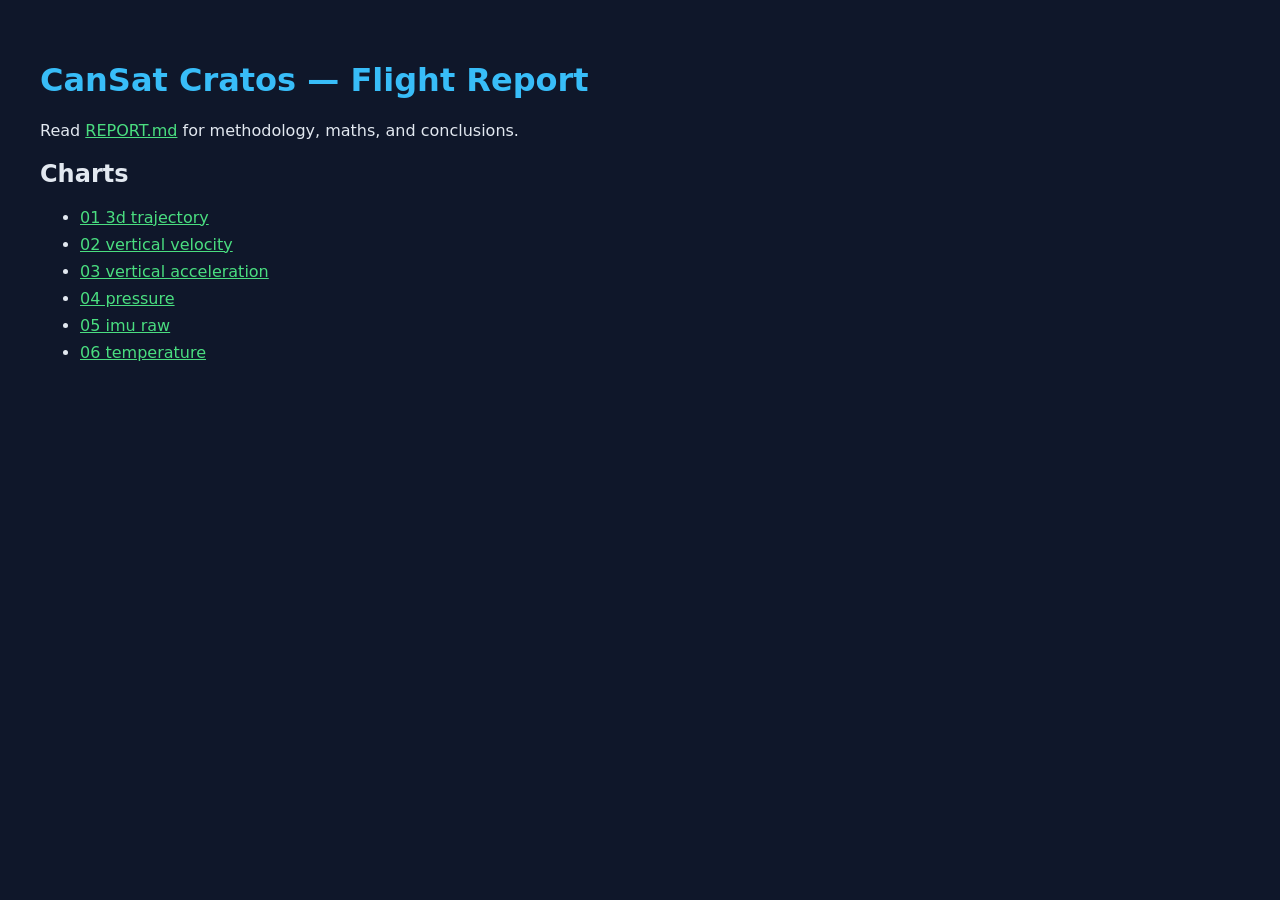
<file: flight_report/index.html>
<!DOCTYPE html>
<html lang="en">
<head>
  <meta charset="utf-8"/>
  <title>CanSat Flight Report</title>
  <style>
    body { font-family: system-ui, sans-serif; background: #0f172a; color: #e2e8f0; padding: 32px; max-width: 720px; }
    h1 { color: #38bdf8; }
    a { color: #4ade80; }
    li { margin: 8px 0; }
  </style>
</head>
<body>
  <h1>CanSat Cratos — Flight Report</h1>
  <p>Read <a href="REPORT.md">REPORT.md</a> for methodology, maths, and conclusions.</p>
  <h2>Charts</h2>
  <ul>
    <li><a href="01_3d_trajectory.html">01 3d trajectory</a></li>
    <li><a href="02_vertical_velocity.html">02 vertical velocity</a></li>
    <li><a href="03_vertical_acceleration.html">03 vertical acceleration</a></li>
    <li><a href="04_pressure.html">04 pressure</a></li>
    <li><a href="05_imu_raw.html">05 imu raw</a></li>
    <li><a href="06_temperature.html">06 temperature</a></li>
  </ul>
</body>
</html>
</file>
<file: css/style.css>
/* Cratos — full-width docs, red accent */

:root {
  --bg: #0a0a0a;
  --fg: #d8d8d8;
  --dim: #6b6b6b;
  --red: #c41e28;
  --red-dim: #8a1520;
  --line: #2e2e2e;
  --line-accent: #3d1519;
  --mono: "JetBrains Mono", "Consolas", "Courier New", monospace;
  --pad-x: clamp(1.25rem, 4vw, 3.5rem);
  --img-max: min(100%, 22rem);
  --img-pcb-layout: min(100%, 13rem);
  --ease: cubic-bezier(0.22, 1, 0.36, 1);
}

*,
*::before,
*::after {
  box-sizing: border-box;
}

html {
  scroll-behavior: smooth;
}

body {
  margin: 0;
  font-family: var(--mono);
  font-size: 0.875rem;
  line-height: 1.7;
  color: var(--fg);
  background: var(--bg);
  -webkit-font-smoothing: antialiased;
}

::selection {
  background: var(--red-dim);
  color: #fff;
}

a {
  color: var(--fg);
  text-decoration: underline;
  text-decoration-color: var(--red);
  text-underline-offset: 3px;
}

a:hover {
  color: var(--red);
}

img {
  max-width: 100%;
  height: auto;
  display: block;
}

.skip {
  position: absolute;
  left: -9999px;
}

.skip:focus {
  left: var(--pad-x);
  top: 1rem;
  z-index: 99;
  background: var(--bg);
  padding: 0.5rem;
}

/* —— motion —— */
@media (prefers-reduced-motion: no-preference) {
  .reveal {
    opacity: 0;
    transform: translateY(1.25rem);
    transition:
      opacity 0.65s var(--ease),
      transform 0.65s var(--ease);
  }

  .reveal.is-visible {
    opacity: 1;
    transform: translateY(0);
  }

  .text-reveal {
    opacity: 0;
    transform: translateY(0.65rem);
    transition:
      opacity 0.5s var(--ease),
      transform 0.5s var(--ease);
  }

  .text-reveal.is-visible {
    opacity: 1;
    transform: translateY(0);
  }

  .intro__hero {
    animation: fadeDown 0.85s var(--ease) both;
  }

  .top {
    transition:
      transform 0.4s var(--ease),
      background 0.35s ease,
      border-color 0.35s ease,
      box-shadow 0.35s ease;
  }

  .top.is-scrolled {
    background: rgba(10, 10, 10, 0.92);
    backdrop-filter: blur(10px);
    border-bottom-color: var(--line-accent);
    box-shadow: 0 8px 32px rgba(0, 0, 0, 0.35);
  }

  .intro__logo {
    transition: transform 0.5s var(--ease);
  }

  .intro__hero:hover .intro__logo {
    transform: scale(1.03);
  }

  .top__brand img {
    transition: transform 0.4s var(--ease);
  }

  .top__brand:hover img {
    transform: scale(1.05);
  }

  .top nav a {
    position: relative;
    transition: color 0.25s ease;
  }

  .top nav a::after {
    content: "";
    position: absolute;
    left: 0;
    bottom: -0.2rem;
    width: 0;
    height: 1px;
    background: var(--red);
    transition: width 0.3s var(--ease);
  }

  .top nav a:hover::after {
    width: 100%;
  }

  .toggle summary {
    transition: color 0.25s ease, padding-left 0.3s var(--ease);
  }

  .toggle[open] summary {
    padding-left: 0.35rem;
  }

  .toggle__body {
    animation: fadeIn 0.45s var(--ease) both;
  }

  .figure img {
    transition:
      transform 0.4s var(--ease),
      border-color 0.35s ease,
      box-shadow 0.4s ease;
  }

  .figure:hover img {
    transform: scale(1.02);
    border-color: var(--red-dim);
    box-shadow: 0 12px 40px rgba(196, 30, 40, 0.12);
  }

  .divider--accent {
    transform: scaleX(0.3);
    transform-origin: left;
    transition: transform 0.8s var(--ease);
  }

  .divider--accent.is-visible {
    transform: scaleX(1);
  }
}

@keyframes fadeDown {
  from {
    opacity: 0;
    transform: translateY(-0.75rem);
  }
  to {
    opacity: 1;
    transform: translateY(0);
  }
}

@keyframes fadeIn {
  from {
    opacity: 0;
  }
  to {
    opacity: 1;
  }
}

@media (prefers-reduced-motion: reduce) {
  .reveal,
  .text-reveal {
    opacity: 1;
    transform: none;
    transition: none;
  }

  .top.is-hidden {
    transform: none;
    pointer-events: auto;
  }
}

/* —— header —— */
.top {
  position: sticky;
  top: 0;
  z-index: 50;
  background: var(--bg);
  border-bottom: 1px solid var(--line);
  padding: 1.15rem var(--pad-x);
  display: flex;
  flex-wrap: wrap;
  justify-content: space-between;
  align-items: center;
  gap: 1rem 1.5rem;
}

.top__brand {
  display: flex;
  align-items: center;
  flex-shrink: 0;
  text-decoration: none;
}

.top__brand img {
  height: clamp(2.75rem, 5vw, 3.5rem);
  width: auto;
}

.top nav {
  display: flex;
  flex-wrap: wrap;
  justify-content: flex-end;
  align-items: center;
  gap: 0.5rem 1.5rem;
  font-size: clamp(1rem, 1.6vw, 1.15rem);
  flex: 1;
  min-width: 0;
}

.top nav a {
  color: var(--dim);
  text-decoration: none;
  font-weight: 500;
  letter-spacing: 0.02em;
}

.top nav a:hover {
  color: var(--red);
}

.lang-toggle {
  font-family: var(--mono);
  font-size: 0.85rem;
  font-weight: 500;
  color: var(--fg);
  background: transparent;
  border: 1px solid var(--line);
  padding: 0.4rem 0.75rem;
  cursor: pointer;
  flex-shrink: 0;
  letter-spacing: 0.04em;
}

.lang-toggle:hover {
  color: var(--red);
  border-color: var(--red-dim);
}

.flight-frame {
  width: 100%;
  border: 1px solid var(--line);
  margin: 1rem 0 2rem;
  background: #0a0a0a;
}

.flight-frame--3d {
  height: min(92vh, 920px);
}

.flight-frame--chart {
  height: 460px;
  margin-bottom: 2.5rem;
}

.flight-frame--chart-bode {
  height: 560px;
}

.flight-charts-embed h4 {
  margin: 2rem 0 0.5rem;
  font-size: 0.95rem;
  font-weight: 500;
  color: var(--red);
  letter-spacing: 0.03em;
}

.flight-telemetry-gallery {
  display: grid;
  gap: 1.5rem;
  margin: 1.25rem 0 2.5rem;
}

@media (min-width: 900px) {
  .flight-telemetry-gallery {
    grid-template-columns: 1fr 1fr;
  }
}

.flight-telemetry-shot {
  margin: 0;
}

.flight-telemetry-shot img {
  width: 100%;
  height: auto;
  border: 1px solid var(--line);
  display: block;
}

.flight-telemetry-shot figcaption {
  margin-top: 0.5rem;
  font-size: 0.85rem;
  color: var(--muted);
}

.press-figure {
  margin: 1.25rem 0 2rem;
  max-width: 52rem;
}

.press-figure a {
  display: block;
  text-decoration: none;
}

.press-figure img {
  width: 100%;
  height: auto;
  border: 1px solid var(--line);
  display: block;
  transition: border-color 0.2s var(--ease);
}

.press-figure a:hover img {
  border-color: var(--red-dim);
}

.press-figure figcaption {
  margin-top: 0.6rem;
  font-size: 0.85rem;
  color: var(--muted);
  line-height: 1.45;
}

.flight-stats {
  max-width: 28rem;
  margin: 0 0 1.5rem;
}

.flight-stats th {
  color: var(--red);
  font-weight: 500;
  width: 55%;
}

.flight-charts {
  list-style: none;
  margin: 0;
  padding: 0;
}

.flight-charts li {
  padding: 0.45rem 0;
  border-bottom: 1px solid var(--line);
}

.flight-charts a {
  text-decoration: none;
}

.flight-charts a:hover {
  color: var(--red);
}

.flight-method {
  margin-top: 2.5rem;
  padding-top: 1.5rem;
  border-top: 1px solid var(--line);
}

.flight-method h4 {
  margin: 1.75rem 0 0.65rem;
  font-size: 0.95rem;
  font-weight: 500;
  color: var(--red);
  letter-spacing: 0.03em;
}

.flight-pipeline {
  font-family: var(--mono, ui-monospace, monospace);
  font-size: 0.8rem;
  line-height: 1.45;
  padding: 1rem 1.1rem;
  margin: 0.75rem 0 1.25rem;
  border: 1px solid var(--line);
  background: rgba(15, 23, 42, 0.6);
  overflow-x: auto;
  white-space: pre;
}

.flight-method .formula {
  font-family: var(--mono, ui-monospace, monospace);
  font-size: 0.95rem;
  margin: 0.5rem 0 0.75rem;
  color: var(--text);
}

.flight-conclusions {
  margin: 0.75rem 0 0;
  padding-left: 1.25rem;
}

.flight-conclusions li {
  margin-bottom: 0.85rem;
  line-height: 1.55;
}

/* —— layout —— */
.doc {
  width: 100%;
  max-width: none;
  padding: 2.5rem var(--pad-x) 5rem;
}

.divider {
  border: none;
  height: 1px;
  background: var(--line);
  margin: 3rem 0;
}

.divider--accent {
  background: var(--red);
  opacity: 0.35;
}

.intro {
  width: 100%;
}

.intro__hero {
  display: flex;
  flex-wrap: wrap;
  align-items: center;
  gap: 1.5rem 2.5rem;
  margin-bottom: 1.75rem;
}

.intro__logo {
  height: clamp(6.5rem, 18vw, 10.5rem);
  width: auto;
  flex-shrink: 0;
}

.intro__titles {
  flex: 1;
  min-width: min(100%, 16rem);
}

h1 {
  font-size: clamp(1.75rem, 4vw, 2.5rem);
  font-weight: 500;
  color: #fff;
  margin: 0 0 0.75rem;
  letter-spacing: -0.02em;
  line-height: 1.2;
}

h2 {
  font-size: clamp(1.35rem, 3vw, 1.85rem);
  font-weight: 500;
  color: #fff;
  margin: 0 0 1.25rem;
  letter-spacing: -0.01em;
  border-left: 3px solid var(--red);
  padding-left: 0.85rem;
}

h3 {
  font-size: clamp(1.05rem, 2vw, 1.2rem);
  font-weight: 500;
  color: var(--red);
  margin: 2rem 0 0.85rem;
}

.meta {
  color: var(--dim);
  margin: 0 0 1.75rem;
  font-size: 0.85rem;
}

.meta span::after {
  content: " · ";
  color: var(--line);
}

.meta span:last-child::after {
  content: "";
}

p {
  margin: 0 0 1rem;
  max-width: 52rem;
}

ul {
  margin: 0 0 1.25rem;
  padding-left: 1.25rem;
  max-width: 52rem;
}

ul li {
  margin-bottom: 0.4rem;
}

ul li::marker {
  color: var(--red);
}

.chain {
  margin: 1rem 0 1.25rem;
  color: var(--dim);
  font-size: 0.85rem;
  max-width: 56rem;
}

.chain strong {
  color: var(--fg);
  font-weight: 500;
}

.kv {
  margin: 1.25rem 0 1.75rem;
  max-width: 40rem;
}

.kv dt {
  color: var(--red);
  font-weight: 500;
  margin-top: 0.65rem;
}

.kv dd {
  margin: 0.2rem 0 0 0;
  color: var(--fg);
}

/* —— collapsible —— */
.toggle {
  margin: 1.5rem 0 2rem;
  border-top: 1px solid var(--line);
  border-bottom: 1px solid var(--line);
}

.toggle + .toggle {
  margin-top: -1px;
}

.toggle summary {
  cursor: pointer;
  list-style: none;
  padding: 1rem 0;
  font-size: 0.95rem;
  font-weight: 500;
  color: var(--fg);
  user-select: none;
}

.toggle summary::-webkit-details-marker {
  display: none;
}

.toggle summary::before {
  content: "+ ";
  color: var(--red);
  font-weight: 500;
}

.toggle[open] summary::before {
  content: "− ";
}

.toggle summary:hover {
  color: var(--red);
}

.toggle__body {
  padding: 0 0 1.5rem;
}

/* —— images (smaller; logo excluded via .brand) —— */
.fig-gallery {
  display: grid;
  gap: 1.25rem 1.5rem;
  grid-template-columns: 1fr;
}

.figure {
  margin: 0;
}

.figure img {
  border: 1px solid var(--line);
  width: 100%;
  max-width: var(--img-max);
  margin-inline: auto;
}

.figure--layout img {
  max-width: var(--img-pcb-layout);
}

.figure--layout .fig-label {
  max-width: var(--img-pcb-layout);
}

.fig-label {
  display: block;
  margin-top: 0.5rem;
  color: var(--dim);
  font-size: 0.75rem;
  max-width: var(--img-max);
  margin-inline: auto;
  text-align: center;
}

.fig-label strong {
  color: var(--red);
  font-weight: 500;
}

/* wide laptop: side by side */
@media (min-width: 900px) {
  .fig-gallery--2 {
    grid-template-columns: repeat(2, 1fr);
    align-items: start;
  }

  .fig-gallery--3 {
    grid-template-columns: repeat(3, 1fr);
    align-items: start;
  }

  .fig-gallery--2 .figure:not(.figure--layout) img,
  .fig-gallery--3 .figure img {
    max-width: 100%;
  }

  .fig-gallery--2 .figure:not(.figure--layout) .fig-label,
  .fig-gallery--3 .fig-label {
    max-width: 100%;
  }

  .fig-gallery--2 .figure--layout img {
    max-width: var(--img-pcb-layout);
  }
}

/* medium: 3-up becomes 2+1 */
@media (min-width: 600px) and (max-width: 899px) {
  .fig-gallery--3 {
    grid-template-columns: repeat(2, 1fr);
  }

  .fig-gallery--3 .figure:last-child {
    grid-column: 1 / -1;
  }

  .fig-gallery--3 .figure:last-child img {
    max-width: var(--img-max);
  }
}

.placeholder {
  margin: 1rem 0 0;
  padding: 1.25rem 1.5rem;
  border: 1px dashed var(--line-accent);
  color: var(--dim);
  font-size: 0.82rem;
  max-width: 40rem;
}

.placeholder strong {
  color: var(--red);
  font-weight: 500;
}

/* component table */
.table-wrap {
  overflow-x: auto;
  margin: 1rem 0 0;
}

table {
  width: 100%;
  border-collapse: collapse;
  font-size: 0.82rem;
}

th,
td {
  text-align: left;
  padding: 0.65rem 1rem;
  border-bottom: 1px solid var(--line);
}

th {
  color: var(--red);
  font-weight: 500;
}

td {
  color: var(--fg);
}

.bom-table td:nth-child(3),
.bom-table td:nth-child(4),
.bom-table th:nth-child(3),
.bom-table th:nth-child(4) {
  text-align: right;
  white-space: nowrap;
}

.bom-table tfoot th {
  text-align: right;
  font-weight: 500;
}

.bom-total td {
  background: rgba(251, 191, 36, 0.12);
}

.bom-flight td {
  background: rgba(74, 222, 128, 0.1);
}

.footer {
  margin-top: 4rem;
  padding-top: 2rem;
  border-top: 1px solid var(--line);
  color: var(--dim);
  font-size: 0.8rem;
}

.section-block {
  margin-bottom: 0.5rem;
}

.team-list {
  list-style: none;
  margin: 0 0 2rem;
  padding: 0;
  max-width: 36rem;
}

.team-list li {
  padding: 0.75rem 0;
  border-bottom: 1px solid var(--line);
  display: flex;
  flex-wrap: wrap;
  align-items: baseline;
  gap: 0.15rem 0.5rem;
}

.team-list li:last-child {
  border-bottom: none;
}

.team-name {
  color: var(--fg);
  font-weight: 500;
}

.team-meta {
  color: var(--dim);
  font-size: 0.82rem;
}

.team-meta::before {
  content: " · ";
}

.team-role {
  flex: 1 1 100%;
  color: var(--red);
  font-size: 0.8rem;
  margin-top: 0.15rem;
}

.team-list--teachers,
.team-list--thanks {
  margin-bottom: 0;
}

.team-list--thanks .team-role {
  color: var(--dim);
}

@media (max-width: 768px) {
  .top {
    display: grid;
    grid-template-columns: auto 1fr auto;
    grid-template-areas:
      "brand . lang"
      "nav nav nav";
    align-items: center;
    padding: 0.85rem var(--pad-x);
    gap: 0.6rem 0.5rem;
    will-change: transform;
  }

  .top.is-hidden {
    transform: translateY(-100%);
    pointer-events: none;
  }

  .top__brand {
    grid-area: brand;
    justify-content: flex-start;
  }

  .lang-toggle {
    grid-area: lang;
    justify-self: end;
  }

  .top nav {
    grid-area: nav;
    display: grid;
    grid-template-columns: repeat(3, 1fr);
    gap: 0.4rem 0.5rem;
    width: 100%;
    font-size: 0.78rem;
    flex: none;
  }

  .top nav a {
    text-align: center;
    padding: 0.45rem 0.35rem;
    line-height: 1.25;
    border: 1px solid var(--line);
  }

  .top nav a:hover {
    border-color: var(--red-dim);
  }

  .flight-frame--3d {
    height: min(70vh, 640px);
  }

  .flight-frame--chart {
    height: 380px;
  }

  .flight-frame--chart-bode {
    height: 460px;
  }
}

@media (max-width: 380px) {
  .top nav {
    grid-template-columns: repeat(2, 1fr);
    font-size: 0.72rem;
  }
}
</file>
